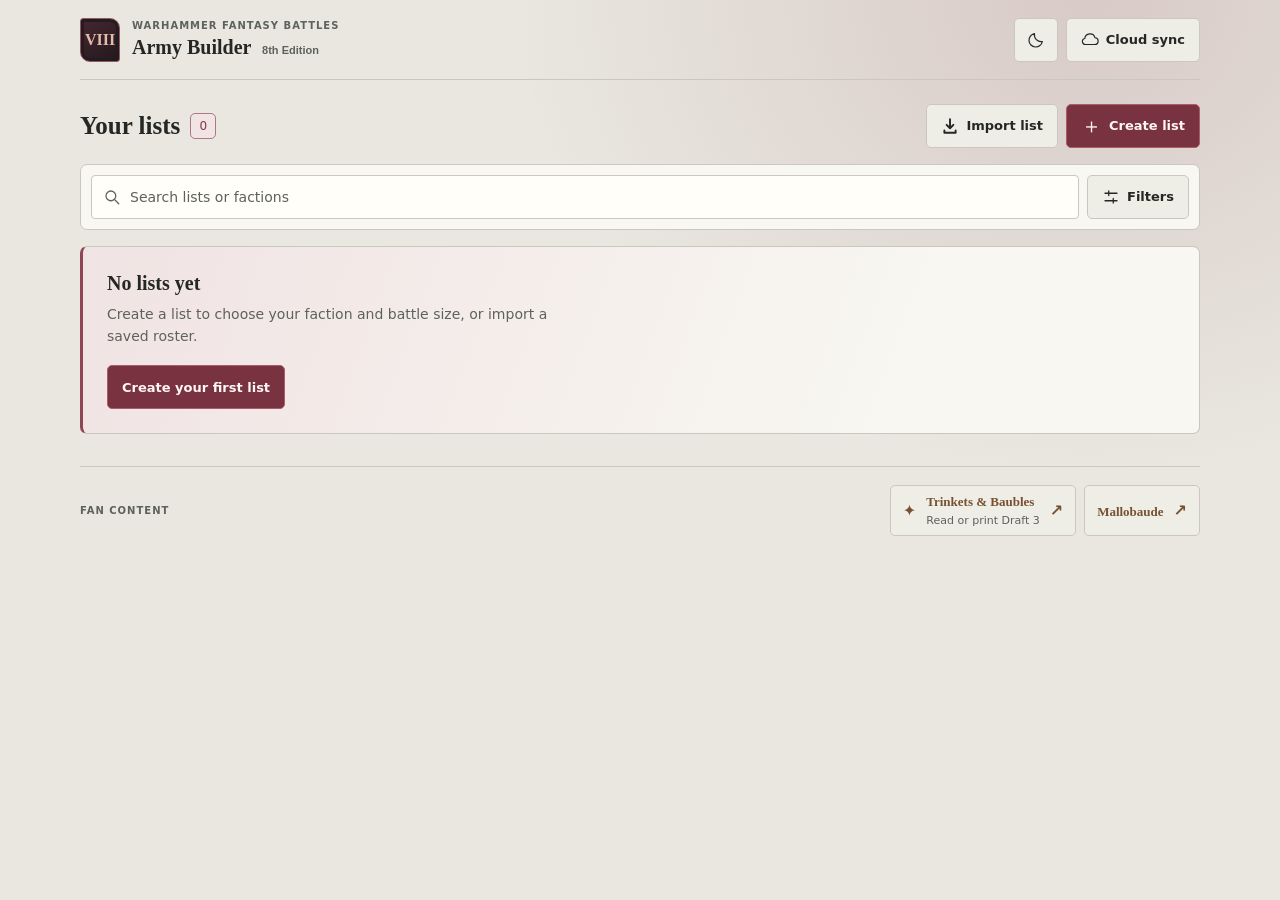
<file: index.html>
<!doctype html>
<html lang="en">
  <head>
    <meta charset="UTF-8" />
    <meta name="viewport" content="width=device-width, initial-scale=1.0" />
    <meta name="theme-color" content="#171a1d" />
    <meta
      name="description"
      content="A local-first roster builder for Warhammer Fantasy Battles 8th Edition."
    />
    <title>WHFB 8th Edition Army Builder</title>
    <script type="module" crossorigin src="/assets/index-Dpam6V0l.js"></script>
    <link rel="stylesheet" crossorigin href="/assets/index-C-564Yki.css">
  </head>
  <body>
    <div id="app"></div>
  </body>
</html>
</file>
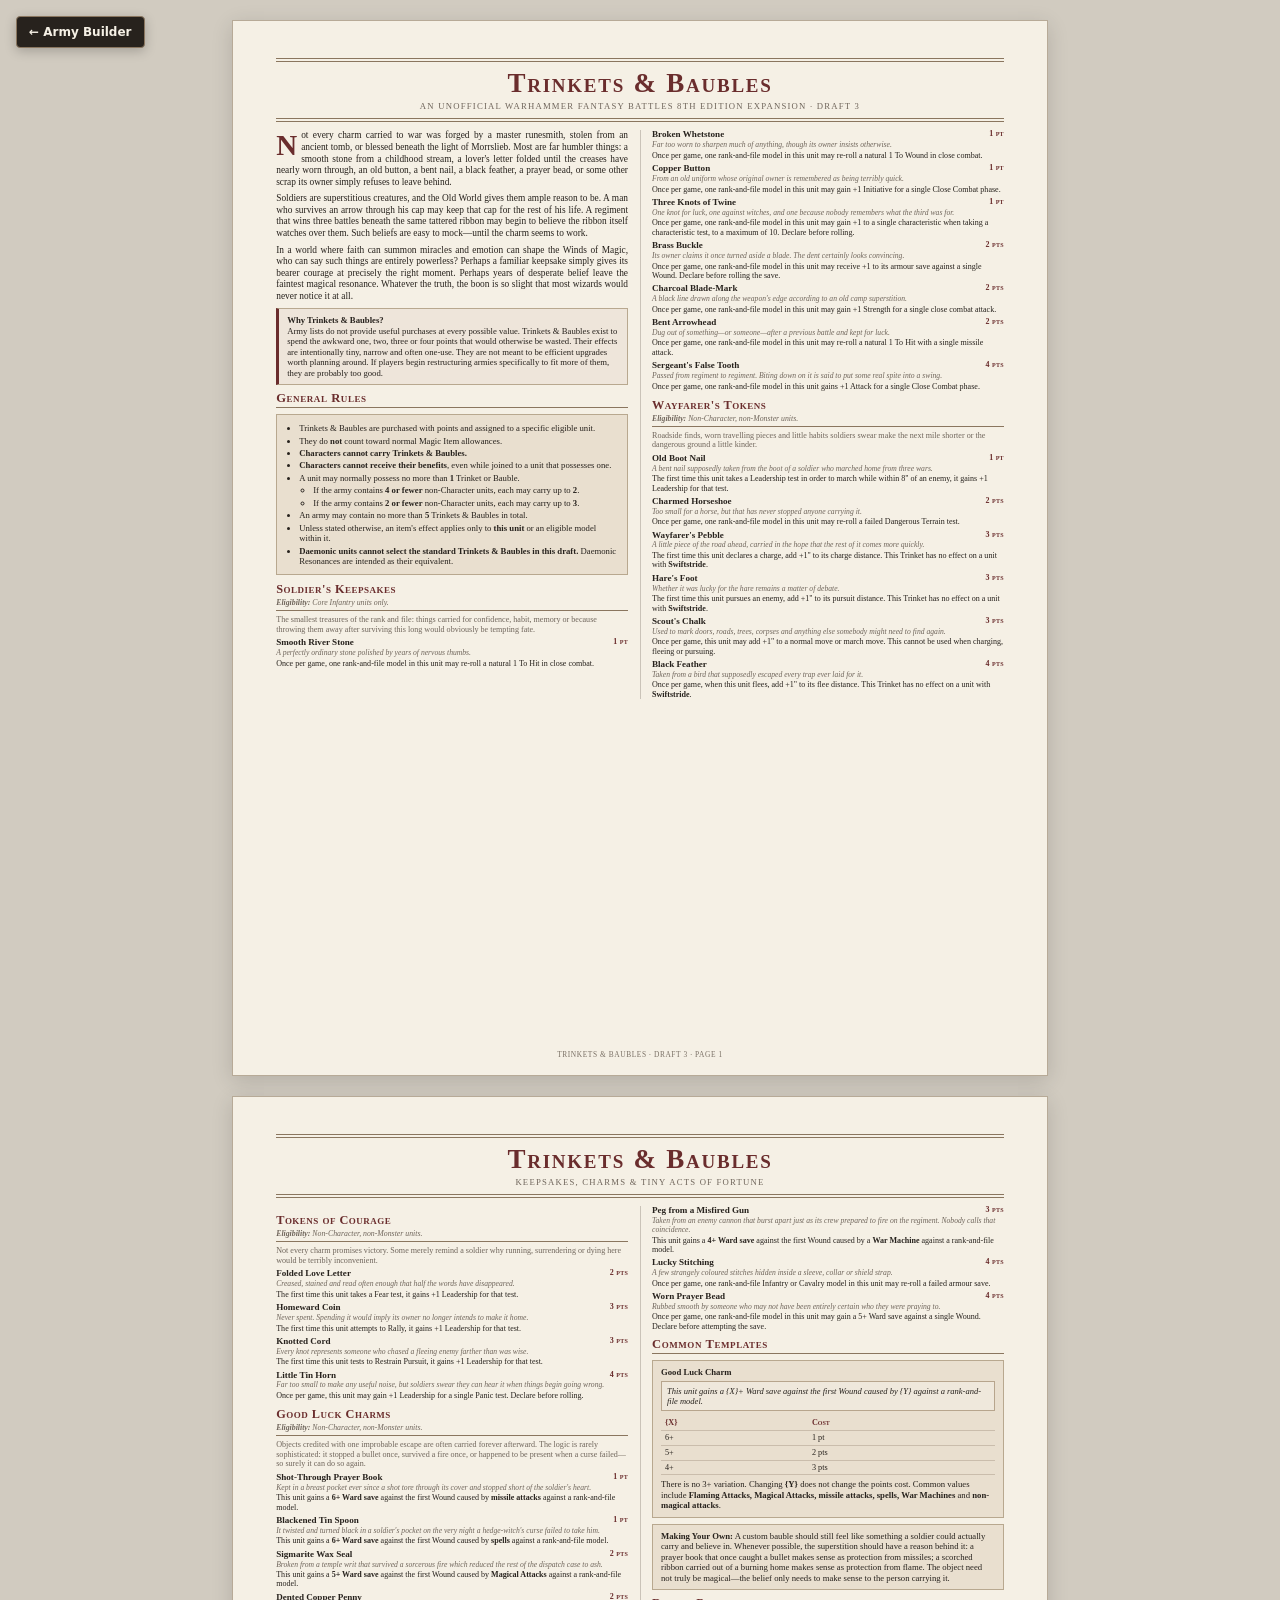
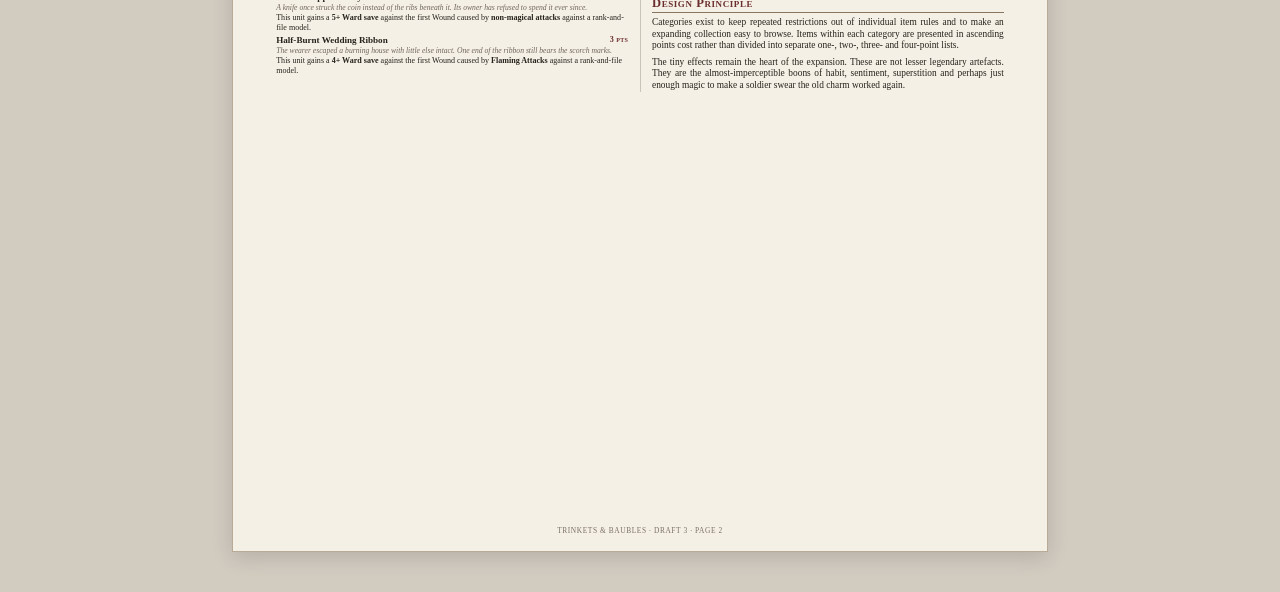
<file: trinkets-and-baubles/index.html>
<!DOCTYPE html>
<html lang="en">
<head>
<meta charset="utf-8">
<meta name="viewport" content="width=device-width, initial-scale=1">
<title>Trinkets &amp; Baubles — Draft 3</title>
<style>
:root{--ink:#27221d;--muted:#6f655b;--rule:#8a765f;--paper:#f5f0e5;--panel:#e9dfcf;--accent:#6a2d2d}
*{box-sizing:border-box} html,body{margin:0;padding:0;background:#d1cbc0;color:var(--ink);font-family:Georgia,"Times New Roman",serif} body{padding:20px}
.builder-return{position:fixed;z-index:10;top:16px;left:16px;padding:9px 12px;color:#f5f0e5;background:#27221d;border:1px solid #8a765f;border-radius:4px;font:700 12px/1 ui-sans-serif,system-ui,sans-serif;text-decoration:none;box-shadow:0 3px 12px rgba(0,0,0,.22)}.builder-return:hover,.builder-return:focus-visible{background:#6a2d2d;outline:2px solid #f5f0e5;outline-offset:2px}
.sheet{width:8.5in;min-height:11in;margin:0 auto 20px;padding:.39in .45in;background:var(--paper);border:1px solid #b7aa97;box-shadow:0 5px 20px rgba(0,0,0,.14);position:relative}
header{text-align:center;border-top:4px double var(--rule);border-bottom:4px double var(--rule);padding:8px 6px 7px;margin-bottom:8px}
h1{margin:0;color:var(--accent);font-size:27px;line-height:1;font-variant:small-caps;letter-spacing:.065em}.subtitle{margin-top:4px;color:var(--muted);font-size:8.7px;text-transform:uppercase;letter-spacing:.14em}
.columns{column-count:2;column-gap:.25in;column-rule:1px solid rgba(70,55,42,.24)} p{margin:0 0 5px}.lede{font-size:9.4px;line-height:1.23;text-align:justify}.lede.first::first-letter{float:left;font-size:29px;line-height:22px;padding:4px 4px 0 0;color:var(--accent);font-weight:bold}
h2{break-after:avoid;margin:7px 0 4px;padding-bottom:2px;border-bottom:1px solid var(--rule);color:var(--accent);font-size:12.6px;line-height:1.05;font-variant:small-caps;letter-spacing:.045em}
.purpose,.rules,.template,.aside{break-inside:avoid;margin:6px 0;padding:6px 8px;border:1px solid #b8a88f;background:var(--panel);font-size:8.7px;line-height:1.2}.purpose{border-left:3px solid var(--accent);background:rgba(106,45,45,.055)}
.rules ul{margin:2px 0 2px 14px;padding:0}.rules li{margin:0 0 2px}.rules li ul{margin-top:2px;margin-bottom:0}.category{margin:0 0 7px}.category-head{break-after:avoid;margin:7px 0 4px;padding-bottom:2px;border-bottom:1px solid var(--rule)}
.category-title{color:var(--accent);font-size:12.3px;font-weight:bold;font-variant:small-caps;letter-spacing:.04em}.eligibility{margin-top:2px;color:var(--muted);font-size:7.8px;line-height:1.15;font-style:italic}.category-fluff{margin:0 0 4px;font-size:8.1px;line-height:1.17;color:var(--muted)}
.item{break-inside:avoid;page-break-inside:avoid;margin:0 0 4px}.item-name{margin:0;font-size:9.1px;line-height:1.08;font-weight:bold}.cost{float:right;color:var(--accent);font-size:8px;font-weight:bold;font-variant:small-caps;letter-spacing:.03em;padding-left:6px}.fluff{margin:1px 0;color:var(--muted);font-size:7.65px;line-height:1.13;font-style:italic}.ruletext{margin:0;font-size:8.05px;line-height:1.16}
.template code{display:block;white-space:normal;margin:3px 0 5px;padding:4px 5px;border:1px solid #b7a58d;background:rgba(255,255,255,.26);color:var(--ink);font-family:Georgia,"Times New Roman",serif;font-size:8.5px;font-style:italic}.mini-table{width:100%;border-collapse:collapse;margin:3px 0 4px;font-size:8.2px}.mini-table td,.mini-table th{border-bottom:1px solid rgba(110,90,70,.25);padding:2px 4px;text-align:left}.mini-table th{color:var(--accent);font-variant:small-caps}
.folio{position:absolute;left:.45in;right:.45in;bottom:.17in;text-align:center;color:#7a7065;font-size:7.4px;letter-spacing:.08em;text-transform:uppercase} strong{font-weight:bold}@page{size:Letter;margin:0}
@media print{html,body{background:#fff;padding:0}.builder-return{display:none}.sheet{margin:0;border:0;box-shadow:none;page-break-after:always;break-after:page}.sheet:last-child{page-break-after:auto;break-after:auto}}
@media screen and (max-width:900px){body{padding:0}.builder-return{position:sticky;display:block;top:0;left:0;padding:12px 16px;border-width:0 0 1px;border-radius:0;box-shadow:none}.sheet{width:100%;min-height:auto;margin:0;padding:20px;border:0;box-shadow:none}.columns{column-count:1}.folio{display:none}}
</style></head><body>
<a class="builder-return" href="../">← Army Builder</a>
<section class="sheet"><header><h1>Trinkets &amp; Baubles</h1><div class="subtitle">An Unofficial Warhammer Fantasy Battles 8th Edition Expansion · Draft 3</div></header><div class="columns">
<p class="lede first">Not every charm carried to war was forged by a master runesmith, stolen from an ancient tomb, or blessed beneath the light of Morrslieb. Most are far humbler things: a smooth stone from a childhood stream, a lover's letter folded until the creases have nearly worn through, an old button, a bent nail, a black feather, a prayer bead, or some other scrap its owner simply refuses to leave behind.</p>
<p class="lede">Soldiers are superstitious creatures, and the Old World gives them ample reason to be. A man who survives an arrow through his cap may keep that cap for the rest of his life. A regiment that wins three battles beneath the same tattered ribbon may begin to believe the ribbon itself watches over them. Such beliefs are easy to mock—until the charm seems to work.</p>
<p class="lede">In a world where faith can summon miracles and emotion can shape the Winds of Magic, who can say such things are entirely powerless? Perhaps a familiar keepsake simply gives its bearer courage at precisely the right moment. Perhaps years of desperate belief leave the faintest magical resonance. Whatever the truth, the boon is so slight that most wizards would never notice it at all.</p>
<div class="purpose"><strong>Why Trinkets &amp; Baubles?</strong><br>Army lists do not provide useful purchases at every possible value. Trinkets &amp; Baubles exist to spend the awkward one, two, three or four points that would otherwise be wasted. Their effects are intentionally tiny, narrow and often one-use. They are not meant to be efficient upgrades worth planning around. If players begin restructuring armies specifically to fit more of them, they are probably too good.</div>
<h2>General Rules</h2><div class="rules"><ul><li>Trinkets &amp; Baubles are purchased with points and assigned to a specific eligible unit.</li><li>They do <strong>not</strong> count toward normal Magic Item allowances.</li><li><strong>Characters cannot carry Trinkets &amp; Baubles.</strong></li><li><strong>Characters cannot receive their benefits</strong>, even while joined to a unit that possesses one.</li><li>A unit may normally possess no more than <strong>1</strong> Trinket or Bauble.<ul><li>If the army contains <strong>4 or fewer</strong> non-Character units, each may carry up to <strong>2</strong>.</li><li>If the army contains <strong>2 or fewer</strong> non-Character units, each may carry up to <strong>3</strong>.</li></ul></li><li>An army may contain no more than <strong>5</strong> Trinkets &amp; Baubles in total.</li><li>Unless stated otherwise, an item's effect applies only to <strong>this unit</strong> or an eligible model within it.</li><li><strong>Daemonic units cannot select the standard Trinkets &amp; Baubles in this draft.</strong> Daemonic Resonances are intended as their equivalent.</li></ul></div>
<div class="category"><div class="category-head"><div class="category-title">Soldier's Keepsakes</div><div class="eligibility"><strong>Eligibility:</strong> Core Infantry units only.</div></div><p class="category-fluff">The smallest treasures of the rank and file: things carried for confidence, habit, memory or because throwing them away after surviving this long would obviously be tempting fate.</p>
<div class="item"><p class="item-name">Smooth River Stone <span class="cost">1 pt</span></p><p class="fluff">A perfectly ordinary stone polished by years of nervous thumbs.</p><p class="ruletext">Once per game, one rank-and-file model in this unit may re-roll a natural 1 To Hit in close combat.</p></div>
<div class="item"><p class="item-name">Broken Whetstone <span class="cost">1 pt</span></p><p class="fluff">Far too worn to sharpen much of anything, though its owner insists otherwise.</p><p class="ruletext">Once per game, one rank-and-file model in this unit may re-roll a natural 1 To Wound in close combat.</p></div>
<div class="item"><p class="item-name">Copper Button <span class="cost">1 pt</span></p><p class="fluff">From an old uniform whose original owner is remembered as being terribly quick.</p><p class="ruletext">Once per game, one rank-and-file model in this unit may gain +1 Initiative for a single Close Combat phase.</p></div>
<div class="item"><p class="item-name">Three Knots of Twine <span class="cost">1 pt</span></p><p class="fluff">One knot for luck, one against witches, and one because nobody remembers what the third was for.</p><p class="ruletext">Once per game, one rank-and-file model in this unit may gain +1 to a single characteristic when taking a characteristic test, to a maximum of 10. Declare before rolling.</p></div>
<div class="item"><p class="item-name">Brass Buckle <span class="cost">2 pts</span></p><p class="fluff">Its owner claims it once turned aside a blade. The dent certainly looks convincing.</p><p class="ruletext">Once per game, one rank-and-file model in this unit may receive +1 to its armour save against a single Wound. Declare before rolling the save.</p></div>
<div class="item"><p class="item-name">Charcoal Blade-Mark <span class="cost">2 pts</span></p><p class="fluff">A black line drawn along the weapon's edge according to an old camp superstition.</p><p class="ruletext">Once per game, one rank-and-file model in this unit may gain +1 Strength for a single close combat attack.</p></div>
<div class="item"><p class="item-name">Bent Arrowhead <span class="cost">2 pts</span></p><p class="fluff">Dug out of something—or someone—after a previous battle and kept for luck.</p><p class="ruletext">Once per game, one rank-and-file model in this unit may re-roll a natural 1 To Hit with a single missile attack.</p></div>
<div class="item"><p class="item-name">Sergeant's False Tooth <span class="cost">4 pts</span></p><p class="fluff">Passed from regiment to regiment. Biting down on it is said to put some real spite into a swing.</p><p class="ruletext">Once per game, one rank-and-file model in this unit gains +1 Attack for a single Close Combat phase.</p></div></div>
<div class="category"><div class="category-head"><div class="category-title">Wayfarer's Tokens</div><div class="eligibility"><strong>Eligibility:</strong> Non-Character, non-Monster units.</div></div><p class="category-fluff">Roadside finds, worn travelling pieces and little habits soldiers swear make the next mile shorter or the dangerous ground a little kinder.</p>
<div class="item"><p class="item-name">Old Boot Nail <span class="cost">1 pt</span></p><p class="fluff">A bent nail supposedly taken from the boot of a soldier who marched home from three wars.</p><p class="ruletext">The first time this unit takes a Leadership test in order to march while within 8&quot; of an enemy, it gains +1 Leadership for that test.</p></div>
<div class="item"><p class="item-name">Charmed Horseshoe <span class="cost">2 pts</span></p><p class="fluff">Too small for a horse, but that has never stopped anyone carrying it.</p><p class="ruletext">Once per game, one rank-and-file model in this unit may re-roll a failed Dangerous Terrain test.</p></div>
<div class="item"><p class="item-name">Wayfarer's Pebble <span class="cost">3 pts</span></p><p class="fluff">A little piece of the road ahead, carried in the hope that the rest of it comes more quickly.</p><p class="ruletext">The first time this unit declares a charge, add +1&quot; to its charge distance. This Trinket has no effect on a unit with <strong>Swiftstride</strong>.</p></div>
<div class="item"><p class="item-name">Hare's Foot <span class="cost">3 pts</span></p><p class="fluff">Whether it was lucky for the hare remains a matter of debate.</p><p class="ruletext">The first time this unit pursues an enemy, add +1&quot; to its pursuit distance. This Trinket has no effect on a unit with <strong>Swiftstride</strong>.</p></div>
<div class="item"><p class="item-name">Scout's Chalk <span class="cost">3 pts</span></p><p class="fluff">Used to mark doors, roads, trees, corpses and anything else somebody might need to find again.</p><p class="ruletext">Once per game, this unit may add +1&quot; to a normal move or march move. This cannot be used when charging, fleeing or pursuing.</p></div>
<div class="item"><p class="item-name">Black Feather <span class="cost">4 pts</span></p><p class="fluff">Taken from a bird that supposedly escaped every trap ever laid for it.</p><p class="ruletext">Once per game, when this unit flees, add +1&quot; to its flee distance. This Trinket has no effect on a unit with <strong>Swiftstride</strong>.</p></div></div>
</div><div class="folio">Trinkets &amp; Baubles · Draft 3 · Page 1</div></section>
<section class="sheet"><header><h1>Trinkets &amp; Baubles</h1><div class="subtitle">Keepsakes, Charms &amp; Tiny Acts of Fortune</div></header><div class="columns">
<div class="category"><div class="category-head"><div class="category-title">Tokens of Courage</div><div class="eligibility"><strong>Eligibility:</strong> Non-Character, non-Monster units.</div></div><p class="category-fluff">Not every charm promises victory. Some merely remind a soldier why running, surrendering or dying here would be terribly inconvenient.</p>
<div class="item"><p class="item-name">Folded Love Letter <span class="cost">2 pts</span></p><p class="fluff">Creased, stained and read often enough that half the words have disappeared.</p><p class="ruletext">The first time this unit takes a Fear test, it gains +1 Leadership for that test.</p></div>
<div class="item"><p class="item-name">Homeward Coin <span class="cost">3 pts</span></p><p class="fluff">Never spent. Spending it would imply its owner no longer intends to make it home.</p><p class="ruletext">The first time this unit attempts to Rally, it gains +1 Leadership for that test.</p></div>
<div class="item"><p class="item-name">Knotted Cord <span class="cost">3 pts</span></p><p class="fluff">Every knot represents someone who chased a fleeing enemy farther than was wise.</p><p class="ruletext">The first time this unit tests to Restrain Pursuit, it gains +1 Leadership for that test.</p></div>
<div class="item"><p class="item-name">Little Tin Horn <span class="cost">4 pts</span></p><p class="fluff">Far too small to make any useful noise, but soldiers swear they can hear it when things begin going wrong.</p><p class="ruletext">Once per game, this unit may gain +1 Leadership for a single Panic test. Declare before rolling.</p></div></div>
<div class="category"><div class="category-head"><div class="category-title">Good Luck Charms</div><div class="eligibility"><strong>Eligibility:</strong> Non-Character, non-Monster units.</div></div><p class="category-fluff">Objects credited with one improbable escape are often carried forever afterward. The logic is rarely sophisticated: it stopped a bullet once, survived a fire once, or happened to be present when a curse failed—so surely it can do so again.</p>
<div class="item"><p class="item-name">Shot-Through Prayer Book <span class="cost">1 pt</span></p><p class="fluff">Kept in a breast pocket ever since a shot tore through its cover and stopped short of the soldier's heart.</p><p class="ruletext">This unit gains a <strong>6+ Ward save</strong> against the first Wound caused by <strong>missile attacks</strong> against a rank-and-file model.</p></div>
<div class="item"><p class="item-name">Blackened Tin Spoon <span class="cost">1 pt</span></p><p class="fluff">It twisted and turned black in a soldier's pocket on the very night a hedge-witch's curse failed to take him.</p><p class="ruletext">This unit gains a <strong>6+ Ward save</strong> against the first Wound caused by <strong>spells</strong> against a rank-and-file model.</p></div>
<div class="item"><p class="item-name">Sigmarite Wax Seal <span class="cost">2 pts</span></p><p class="fluff">Broken from a temple writ that survived a sorcerous fire which reduced the rest of the dispatch case to ash.</p><p class="ruletext">This unit gains a <strong>5+ Ward save</strong> against the first Wound caused by <strong>Magical Attacks</strong> against a rank-and-file model.</p></div>
<div class="item"><p class="item-name">Dented Copper Penny <span class="cost">2 pts</span></p><p class="fluff">A knife once struck the coin instead of the ribs beneath it. Its owner has refused to spend it ever since.</p><p class="ruletext">This unit gains a <strong>5+ Ward save</strong> against the first Wound caused by <strong>non-magical attacks</strong> against a rank-and-file model.</p></div>
<div class="item"><p class="item-name">Half-Burnt Wedding Ribbon <span class="cost">3 pts</span></p><p class="fluff">The wearer escaped a burning house with little else intact. One end of the ribbon still bears the scorch marks.</p><p class="ruletext">This unit gains a <strong>4+ Ward save</strong> against the first Wound caused by <strong>Flaming Attacks</strong> against a rank-and-file model.</p></div>
<div class="item"><p class="item-name">Peg from a Misfired Gun <span class="cost">3 pts</span></p><p class="fluff">Taken from an enemy cannon that burst apart just as its crew prepared to fire on the regiment. Nobody calls that coincidence.</p><p class="ruletext">This unit gains a <strong>4+ Ward save</strong> against the first Wound caused by a <strong>War Machine</strong> against a rank-and-file model.</p></div>
<div class="item"><p class="item-name">Lucky Stitching <span class="cost">4 pts</span></p><p class="fluff">A few strangely coloured stitches hidden inside a sleeve, collar or shield strap.</p><p class="ruletext">Once per game, one rank-and-file Infantry or Cavalry model in this unit may re-roll a failed armour save.</p></div>
<div class="item"><p class="item-name">Worn Prayer Bead <span class="cost">4 pts</span></p><p class="fluff">Rubbed smooth by someone who may not have been entirely certain who they were praying to.</p><p class="ruletext">Once per game, one rank-and-file model in this unit may gain a 5+ Ward save against a single Wound. Declare before attempting the save.</p></div></div>
<h2>Common Templates</h2><div class="template"><strong>Good Luck Charm</strong><code>This unit gains a {X}+ Ward save against the first Wound caused by {Y} against a rank-and-file model.</code><table class="mini-table"><tr><th>{X}</th><th>Cost</th></tr><tr><td>6+</td><td>1 pt</td></tr><tr><td>5+</td><td>2 pts</td></tr><tr><td>4+</td><td>3 pts</td></tr></table>There is no 3+ variation. Changing <strong>{Y}</strong> does not change the points cost. Common values include <strong>Flaming Attacks, Magical Attacks, missile attacks, spells, War Machines</strong> and <strong>non-magical attacks</strong>.</div>
<div class="aside"><strong>Making Your Own:</strong> A custom bauble should still feel like something a soldier could actually carry and believe in. Whenever possible, the superstition should have a reason behind it: a prayer book that once caught a bullet makes sense as protection from missiles; a scorched ribbon carried out of a burning home makes sense as protection from flame. The object need not truly be magical—the belief only needs to make sense to the person carrying it.</div>
<h2>Design Principle</h2><p class="lede">Categories exist to keep repeated restrictions out of individual item rules and to make an expanding collection easy to browse. Items within each category are presented in ascending points cost rather than divided into separate one-, two-, three- and four-point lists.</p><p class="lede">The tiny effects remain the heart of the expansion. These are not lesser legendary artefacts. They are the almost-imperceptible boons of habit, sentiment, superstition and perhaps just enough magic to make a soldier swear the old charm worked again.</p>
</div><div class="folio">Trinkets &amp; Baubles · Draft 3 · Page 2</div></section></body></html>
</file>
<file: assets/index-C-564Yki.css>
.reference-rule-link{display:inline;padding:0;border:0;color:var(--rust-dark);background:transparent;font:inherit;text-align:inherit;text-decoration:underline;text-underline-offset:.15em}.reference-rule-link:hover{color:var(--rust)}.reference-entry{min-width:0}.reference-entry__summary{display:grid;width:100%;min-width:0;grid-template-columns:minmax(0,max-content) minmax(0,1fr) max-content;align-items:baseline;gap:.55rem;padding:.38rem .5rem;border:1px solid color-mix(in srgb,var(--line) 75%,transparent);border-radius:.45rem;color:var(--ink);background:color-mix(in srgb,var(--paper-raised) 86%,transparent);text-align:left;box-shadow:none}.reference-entry__summary:hover,.reference-entry__summary:focus-visible{border-color:color-mix(in srgb,var(--rust) 58%,var(--line));background:color-mix(in srgb,var(--rust) 6%,var(--paper-raised))}.reference-entry__summary strong{overflow:hidden;color:var(--ink);font-size:.76rem;text-overflow:ellipsis;white-space:nowrap}.reference-entry__summary span{overflow:hidden;color:var(--muted);font-size:.72rem;line-height:1.35;text-overflow:ellipsis;white-space:nowrap}.reference-entry__summary em{color:var(--accent-text, var(--rust));font-size:.68rem;font-style:normal;font-weight:800}.reference-dialog-backdrop{position:fixed;z-index:1800;top:0;right:0;bottom:0;left:0;display:grid;padding:1rem;place-items:center;background:#14120fb8;-webkit-backdrop-filter:blur(4px);backdrop-filter:blur(4px)}.reference-dialog{display:flex;flex-direction:column;width:min(720px,100%);max-height:min(760px,calc(100dvh - 2rem));overflow:hidden;border:1px solid var(--line-strong);border-radius:.9rem;color:var(--ink);background:var(--paper);box-shadow:0 24px 70px #00000057}.reference-dialog>header{display:flex;flex:0 0 auto;align-items:flex-start;justify-content:space-between;gap:1rem;padding:1rem 1.1rem;border-bottom:1px solid var(--line);background:color-mix(in srgb,var(--rust) 8%,var(--paper-raised))}.reference-dialog h2,.reference-dialog p{margin:0}.reference-dialog h2{margin-top:.15rem;font-size:1.35rem}.reference-dialog header small{color:var(--muted)}.reference-dialog header>button{flex:0 0 auto;width:2rem;height:2rem;padding:0;border:0;color:var(--muted);background:transparent;font-size:1.75rem;line-height:1}.reference-dialog__body{display:grid;gap:.85rem;min-height:0;overflow-y:auto;overscroll-behavior:contain;padding:1.1rem;padding-bottom:max(1.1rem,env(safe-area-inset-bottom))}.reference-back{padding:.3rem 0;border:0;color:var(--rust-dark);background:transparent;font-size:.78rem;text-align:left}.reference-dialog__body>p{font-family:Georgia,Times New Roman,serif;font-size:.96rem;line-height:1.65}.reference-profile-wrap{overflow-x:auto}.reference-profile-wrap table{width:100%;border-collapse:collapse;font-size:.78rem}.reference-profile-wrap th,.reference-profile-wrap td{padding:.5rem;border:1px solid var(--line);text-align:left}.reference-profile-wrap thead{background:var(--paper-raised)}@media(max-width:620px){.reference-entry__summary{grid-template-columns:minmax(0,.85fr) minmax(0,1.15fr) max-content}.reference-dialog-backdrop{align-items:end;padding:0}.reference-dialog{width:100%;max-height:90dvh;border-radius:.9rem .9rem 0 0}}.equipment-reference[data-v-cbb7b77b]{display:grid;gap:.4rem}.equipment-reference__missing[data-v-cbb7b77b]{padding:.38rem .5rem;border:1px solid var(--line);border-radius:.45rem;color:var(--muted);font-size:.74rem;background:color-mix(in srgb,var(--paper-raised) 88%,transparent)}.special-rule-reference[data-v-a597575a]{display:grid;gap:.65rem}.special-rule-card[data-v-a597575a]{display:flex;align-items:baseline;gap:.55rem;padding:.38rem .5rem;border:1px solid var(--line);border-radius:.45rem;background:color-mix(in srgb,var(--paper-raised) 88%,transparent)}.special-rule-card strong[data-v-a597575a]{color:var(--ink);font-size:.76rem}.special-rule-card span[data-v-a597575a]{color:var(--muted);font-size:.72rem}.special-rule-card--missing[data-v-a597575a]{border-color:color-mix(in srgb,var(--rust) 55%,var(--line))}.battle-mode[data-v-272ee18a]{flex:1;min-height:0;overflow-y:auto;color:var(--text-primary, #272a27);background:linear-gradient(var(--workspace-glaze, rgba(236, 235, 229, .96)),var(--workspace-glaze, rgba(236, 235, 229, .96))),repeating-linear-gradient(45deg,var(--surface-muted, #d5d3cc) 0,var(--surface-muted, #d5d3cc) 1px,transparent 1px,transparent 8px)}.battle-toolbar[data-v-272ee18a]{position:sticky;z-index:3;top:0;display:grid;min-height:86px;padding:14px clamp(18px,3vw,42px);align-items:center;grid-template-columns:minmax(250px,.7fr) minmax(430px,1.35fr) auto;gap:28px;background:var(--workspace-glaze, rgba(247, 246, 241, .97));border-bottom:1px solid var(--border-color, #c6c3bb);box-shadow:0 5px 16px #21242214;-webkit-backdrop-filter:blur(8px);backdrop-filter:blur(8px)}.battle-toolbar h2[data-v-272ee18a]{margin:0;font-family:Arial Narrow,Inter,sans-serif;font-size:22px;letter-spacing:-.04em}.battle-toolbar>div:first-child>p[data-v-272ee18a]:last-child{margin:4px 0 0;color:var(--text-muted, #797c76);font-size:9px;line-height:1.4}.battle-sequence[data-v-272ee18a]{display:flex;align-items:center;gap:14px}.round-stepper[data-v-272ee18a]{display:grid;overflow:hidden;height:42px;flex:0 0 auto;align-items:center;grid-template-columns:auto 30px 35px 30px;background:var(--surface-muted, #ebe8e1);border:1px solid var(--border-color, #d2cfc7);border-radius:5px}.round-stepper>span[data-v-272ee18a]{padding-inline:11px;color:var(--text-muted, #777a74);font-size:9px;font-weight:700;text-transform:uppercase}.round-stepper button[data-v-272ee18a],.wound-total button[data-v-272ee18a],.battle-card-tracker button[data-v-272ee18a]{height:100%;color:var(--text-secondary, #555954);font-weight:800;background:transparent;border:0}.round-stepper button[data-v-272ee18a]:hover:not(:disabled),.wound-total button[data-v-272ee18a]:hover:not(:disabled),.battle-card-tracker button[data-v-272ee18a]:hover:not(:disabled){color:#fff;background:#a94f33}.round-stepper button[data-v-272ee18a]:disabled,.wound-total button[data-v-272ee18a]:disabled,.battle-card-tracker button[data-v-272ee18a]:disabled{cursor:not-allowed;opacity:.3}.round-stepper strong[data-v-272ee18a]{text-align:center}.phase-selector[data-v-272ee18a]{display:grid;min-width:0;grid-template-columns:repeat(4,minmax(76px,1fr));gap:3px}.phase-selector button[data-v-272ee18a]{min-height:34px;padding:6px 8px;color:var(--text-secondary, #73766f);font-size:8px;font-weight:700;background:var(--surface-muted, #ebe8e1);border:1px solid var(--border-color, #d5d2ca);border-radius:4px}.phase-selector button.active[data-v-272ee18a]{color:#fff;background:#275f65;border-color:#1d4c51}.battle-actions[data-v-272ee18a]{display:flex;justify-content:flex-end;gap:7px}.battle-actions button[data-v-272ee18a]{min-height:36px;padding:8px 11px;font-size:9px;font-weight:700;border-radius:4px}.battle-reset[data-v-272ee18a]{color:var(--text-muted, #777a74);background:transparent;border:1px solid var(--border-color, #c7c4bc)}.battle-print[data-v-272ee18a]{color:var(--link-text, #29565b);background:var(--surface, #edf3f1);border:1px solid var(--border-strong, #9db7b5)}.battle-edit[data-v-272ee18a]{color:#fff;background:#a94f33;border:1px solid #a94f33}.battle-overview[data-v-272ee18a]{display:grid;width:min(1180px,calc(100% - 36px));margin:24px auto 18px;grid-template-columns:repeat(4,minmax(0,1fr));background:var(--surface-raised, #fffef9);border:1px solid var(--border-color, #d1cec6);border-radius:6px;box-shadow:0 4px 12px #2326240d}.battle-overview>div[data-v-272ee18a]{display:flex;min-width:0;padding:13px 16px;flex-direction:column;gap:3px}.battle-overview>div+div[data-v-272ee18a]{border-left:1px solid var(--border-color, #dfdcd4)}.battle-overview span[data-v-272ee18a]{color:var(--text-muted, #8b8e87);font-size:8px;font-weight:700;letter-spacing:.08em;text-transform:uppercase}.battle-overview strong[data-v-272ee18a]{overflow:hidden;color:var(--text-primary, #343733);font-size:13px;text-overflow:ellipsis;white-space:nowrap}.battle-army-rule-list[data-v-272ee18a]{width:min(1180px,calc(100% - 36px));margin:0 auto 18px}.battle-army-rules[data-v-272ee18a]{width:100%;margin:0;padding:11px 14px;background:var(--surface-raised, #fffef9);border:1px solid var(--border-color, #d1cec6);border-radius:6px}.battle-army-rules+.battle-army-rules[data-v-272ee18a]{margin-top:8px}.battle-army-rules summary[data-v-272ee18a]{display:flex;align-items:baseline;justify-content:space-between;gap:16px;color:var(--text-primary, #343733);cursor:pointer}.battle-army-rules summary strong[data-v-272ee18a]{font-size:11px}.battle-army-rules summary span[data-v-272ee18a]{color:var(--accent-text, #a14e34);font-size:9px;font-weight:700}.battle-army-rules .special-rule-reference[data-v-272ee18a]{margin-top:10px}.battle-groups[data-v-272ee18a]{display:grid;width:min(1180px,calc(100% - 36px));margin:0 auto;padding-bottom:46px;gap:16px}.battle-group[data-v-272ee18a]{overflow:hidden;background:var(--workspace-glaze, rgba(255, 254, 249, .7));border:1px solid var(--border-color, #c8c5bd);border-radius:7px;box-shadow:0 5px 15px #2326240e}.battle-group>header[data-v-272ee18a]{display:flex;min-height:58px;padding:10px 16px;color:#fff;align-items:center;justify-content:space-between;gap:18px;background:#275f65}.battle-group[data-category=special]>header[data-v-272ee18a]{background:#536a70}.battle-group[data-category=rare]>header[data-v-272ee18a]{background:#6b536b}.battle-group[data-category=heroes]>header[data-v-272ee18a]{background:#6d503e}.battle-group[data-category=lords]>header[data-v-272ee18a]{background:#4e475f}.battle-group>header .eyebrow[data-v-272ee18a]{color:#ffffff9e}.battle-group>header h3[data-v-272ee18a]{margin:0;font-family:Arial Narrow,Inter,sans-serif;font-size:18px}.battle-group>header>span[data-v-272ee18a]{color:#ffffffbd;font-size:9px;font-weight:700;text-transform:uppercase}.battle-unit-grid[data-v-272ee18a]{display:grid;padding:12px;grid-template-columns:repeat(auto-fit,minmax(min(420px,100%),1fr));gap:10px}.battle-unit-card[data-v-272ee18a]{display:grid;min-width:0;overflow:hidden;grid-template-rows:1fr auto;background:var(--surface-raised, #fffef9);border:1px solid var(--border-color, #d8d5cd);border-radius:5px;transition:border-color .14s ease,box-shadow .14s ease,transform .14s ease}.battle-unit-card[data-v-272ee18a]:hover{border-color:var(--border-strong, #a99a90);box-shadow:0 7px 18px #352b261a;transform:translateY(-1px)}.battle-unit-open[data-v-272ee18a]{display:flex;min-width:0;padding:14px;color:inherit;text-align:left;flex-direction:column;background:transparent;border:0}.battle-unit-role[data-v-272ee18a]{color:var(--accent-text, #a44c30);font-size:8px;font-weight:700;letter-spacing:.08em;text-transform:uppercase}.battle-unit-title[data-v-272ee18a]{display:flex;margin-top:4px;align-items:baseline;justify-content:space-between;gap:12px}.battle-unit-title strong[data-v-272ee18a]{color:var(--text-primary, #292c29);font-family:Arial Narrow,Inter,sans-serif;font-size:17px}.battle-unit-title b[data-v-272ee18a]{color:var(--success-text, #3c6c54);font-size:11px;white-space:nowrap}.battle-unit-meta[data-v-272ee18a]{margin-top:3px;color:var(--text-muted, #858881);font-size:9px}.battle-unit-choices[data-v-272ee18a],.battle-status-list[data-v-272ee18a]{display:flex;margin-top:10px;flex-wrap:wrap;gap:4px}.battle-unit-choices>span[data-v-272ee18a],.battle-status-list>span[data-v-272ee18a]{padding:4px 6px;color:var(--text-secondary, #655c55);font-size:8px;font-weight:600;background:var(--surface-muted, #efebe4);border-radius:3px}.battle-unit-choices.empty[data-v-272ee18a]{color:var(--text-muted, #9a9c97);font-size:8px;font-style:italic}.battle-status-list>span[data-v-272ee18a]{color:var(--accent-text, #7c422f);background:var(--accent-surface, #f2ddd3);border:1px solid var(--border-color, #deb8a7)}.battle-reference-link[data-v-272ee18a]{margin-top:auto;padding-top:13px;color:var(--link-text, #40686a);font-size:8px;font-weight:700;letter-spacing:.04em;text-transform:uppercase}.battle-reference-link b[data-v-272ee18a]{margin-left:3px;font-size:12px}.battle-card-tracker[data-v-272ee18a]{display:flex;min-height:44px;padding:6px 10px;align-items:center;justify-content:space-between;gap:10px;background:var(--surface-muted, #efede7);border-top:1px solid var(--border-color, #ddd9d1)}.battle-card-tracker>span[data-v-272ee18a]{color:var(--text-muted, #777a74);font-size:8px;font-weight:700;text-transform:uppercase}.battle-card-tracker>div[data-v-272ee18a]{display:grid;overflow:hidden;height:30px;align-items:center;grid-template-columns:29px minmax(54px,auto) 29px;background:var(--surface-raised, white);border:1px solid var(--border-color, #d2cfc7);border-radius:4px}.battle-card-tracker strong[data-v-272ee18a]{font-size:12px;text-align:center}.battle-card-tracker small[data-v-272ee18a]{color:var(--text-muted, #93968f);font-size:8px}.battle-detail-backdrop[data-v-272ee18a]{position:fixed;z-index:1100;top:0;right:0;bottom:0;left:0;display:grid;padding:24px;place-items:center;background:#0f1314c4;-webkit-backdrop-filter:blur(4px);backdrop-filter:blur(4px)}.battle-detail-modal[data-v-272ee18a]{display:flex;width:min(1050px,100%);max-height:calc(100dvh - 48px);overflow:hidden;flex-direction:column;background:var(--surface, #f1efe9);border:1px solid #6a6d68;border-radius:9px;box-shadow:0 28px 90px #00000073}.battle-detail-header[data-v-272ee18a]{flex:0 0 auto;display:grid;padding:19px 22px;color:#fff;align-items:start;grid-template-columns:minmax(0,1fr) auto auto;gap:18px;background:linear-gradient(105deg,rgba(255,255,255,.07),transparent 50%),#1d464b;border-bottom:3px solid #ad593d}.battle-detail-header .eyebrow[data-v-272ee18a]{color:#a9bbb6}.battle-detail-header h2[data-v-272ee18a]{margin:0;font-family:Arial Narrow,Inter,sans-serif;font-size:27px;letter-spacing:-.04em}.battle-detail-header div>span[data-v-272ee18a]{display:block;margin-top:3px;color:#b9c6c3;font-size:9px}.battle-detail-header>strong[data-v-272ee18a]{padding-top:13px;color:#d9efdc;font-size:16px}.battle-detail-header>button[data-v-272ee18a]{display:grid;width:32px;height:32px;padding:0;place-items:center;color:#c3d0cc;font-size:21px;background:#ffffff0f;border:1px solid rgba(255,255,255,.15);border-radius:50%}.battle-detail-header>button[data-v-272ee18a]:hover{color:#fff;background:#a94f33}.battle-detail-body[data-v-272ee18a]{display:grid;min-height:0;overflow-y:auto;grid-template-columns:235px minmax(0,1fr)}.battle-detail-tracking[data-v-272ee18a]{padding:16px;background:var(--surface-muted, #e8e5de);border-right:1px solid var(--border-color, #ccc9c1)}.battle-detail-tracking>section[data-v-272ee18a]{padding:13px;background:var(--surface-raised, #fffdf8);border:1px solid var(--border-color, #d5d2ca);border-radius:5px}.battle-detail-tracking>section+section[data-v-272ee18a]{margin-top:10px}.wound-total[data-v-272ee18a]{display:grid;height:58px;margin-top:8px;align-items:center;grid-template-columns:42px 1fr 42px;background:var(--surface-muted, #f0ede7);border:1px solid var(--border-color, #d7d3ca);border-radius:5px}.wound-total strong[data-v-272ee18a]{color:var(--text-primary, #26302d);font-size:27px;text-align:center}.wound-panel>span[data-v-272ee18a]{display:block;margin-top:6px;color:var(--text-muted, #888b84);font-size:8px;text-align:center;text-transform:uppercase}.battle-status-panel[data-v-272ee18a]{display:grid;gap:6px}.battle-status-panel .eyebrow[data-v-272ee18a]{margin-bottom:3px}.battle-status-panel button[data-v-272ee18a]{display:flex;min-height:34px;padding:7px 9px;color:var(--text-secondary, #62655f);align-items:center;gap:7px;font-size:9px;font-weight:700;text-align:left;background:var(--surface, #f0eee8);border:1px solid var(--border-color, #dedbd3);border-radius:4px}.battle-status-panel button span[data-v-272ee18a]{display:grid;width:16px;height:16px;place-items:center;color:var(--text-muted, #8d9089);border:1px solid var(--border-color, #b9bbb5);border-radius:50%}.battle-status-panel button.active[data-v-272ee18a]{color:var(--accent-text, #753b29);background:var(--accent-surface, #f2ded4);border-color:#d8ac99}.battle-status-panel button.active span[data-v-272ee18a]{color:#fff;background:#a94f33;border-color:#a94f33}.battle-wizard-panel strong[data-v-272ee18a]{display:block;margin-top:7px;color:var(--text-primary, #383b37);font-size:12px}.battle-wizard-panel span[data-v-272ee18a]{display:block;margin-top:4px;color:var(--text-muted, #7a7d76);font-size:8px;line-height:1.45}.battle-reference[data-v-272ee18a]{min-width:0;padding:16px}.battle-reference-section[data-v-272ee18a]{overflow:hidden;background:var(--surface-raised, #fffef9);border:1px solid var(--border-color, #d5d2ca);border-radius:6px}.battle-reference-section+.battle-reference-section[data-v-272ee18a]{margin-top:12px}.battle-reference-heading[data-v-272ee18a]{display:flex;padding:12px 15px;align-items:flex-end;justify-content:space-between;gap:14px}.battle-reference-heading h3[data-v-272ee18a]{margin:0;color:var(--text-primary, #343733);font-size:14px}.battle-reference-heading>span[data-v-272ee18a]{color:var(--text-muted, #898c85);font-size:8px}.battle-profile-wrap[data-v-272ee18a]{overflow-x:auto;border-top:1px solid var(--border-color, #dedbd4)}.battle-profile-table[data-v-272ee18a]{width:100%;min-width:690px;table-layout:fixed;border-collapse:collapse}.battle-profile-table th[data-v-272ee18a],.battle-profile-table td[data-v-272ee18a]{height:34px;padding:5px 4px;color:var(--text-secondary, #4f524d);font-size:9px;text-align:center;border-right:1px solid var(--border-color, #e5e2db);border-bottom:1px solid var(--border-color, #e5e2db)}.battle-profile-table thead th[data-v-272ee18a]{color:var(--text-muted, #777b74);font-size:8px;background:var(--surface-muted, #ebe8e1)}.battle-profile-table th[data-v-272ee18a]:first-child{width:130px;padding-left:13px;text-align:left}.battle-profile-table th[data-v-272ee18a]:last-child,.battle-profile-table td[data-v-272ee18a]:last-child{width:125px;text-align:left}.battle-profile-table tbody th[data-v-272ee18a]{color:var(--text-primary, #343733)}.battle-profile-table tbody th small[data-v-272ee18a]{display:block;color:var(--accent-text, #9d6047);font-size:7px;text-transform:uppercase}.battle-profile-table abbr[data-v-272ee18a]{text-decoration:none}.battle-loadout-grid[data-v-272ee18a]{display:grid;padding:0 15px 15px;grid-template-columns:repeat(2,minmax(0,1fr));gap:9px}.battle-loadout-grid>div[data-v-272ee18a]{min-width:0;padding:11px 12px;background:var(--surface, #f1eee7);border:1px solid var(--border-color, #e0dcd4);border-radius:4px}.battle-loadout-grid>.battle-special-rule-reference[data-v-272ee18a]{grid-column:1 / -1}.battle-loadout-grid h4[data-v-272ee18a]{margin:0 0 7px;color:var(--accent-text, #70412f);font-size:9px;letter-spacing:.05em;text-transform:uppercase}.battle-loadout-grid ul[data-v-272ee18a]{display:grid;margin:0;padding:0;gap:5px;list-style:none}.battle-loadout-grid li[data-v-272ee18a]{color:var(--text-secondary, #5f625d);font-size:9px;line-height:1.4}.battle-loadout-grid li strong[data-v-272ee18a],.battle-loadout-grid li span[data-v-272ee18a]{display:block}.battle-loadout-grid li strong[data-v-272ee18a]{color:var(--text-primary, #3c3f3a)}.battle-loadout-grid li span[data-v-272ee18a]{margin-top:2px;color:var(--text-muted, #777a74)}.battle-lore-list[data-v-272ee18a]{display:grid;padding:0 15px 15px;gap:7px}.battle-lore-list>details[data-v-272ee18a]{overflow:hidden;background:var(--surface, #f2efe8);border:1px solid var(--border-color, #ddd9d0);border-radius:4px}.battle-lore-list>details>summary[data-v-272ee18a]{display:flex;padding:10px 12px;align-items:center;justify-content:space-between;gap:12px;cursor:pointer;list-style:none}.battle-lore-list>details>summary[data-v-272ee18a]::-webkit-details-marker{display:none}.battle-lore-list>details[open]>summary[data-v-272ee18a]{border-bottom:1px solid var(--border-color, #ddd9d0)}.battle-lore-list>details>summary span[data-v-272ee18a]{display:flex;align-items:baseline;gap:8px}.battle-lore-list>details>summary strong[data-v-272ee18a]{color:var(--text-primary, #353934);font-size:10px}.battle-lore-list>details>summary small[data-v-272ee18a],.battle-lore-list>details>summary em[data-v-272ee18a]{color:var(--text-muted, #82857e);font-size:7px;font-style:normal}.battle-lore-body[data-v-272ee18a]{padding:10px}.battle-lore-body>section[data-v-272ee18a]{padding:9px 10px;background:var(--surface-muted, #e5eeeb);border-left:3px solid #477a72}.battle-lore-body h4[data-v-272ee18a],.battle-lore-body p[data-v-272ee18a]{margin:0}.battle-lore-body h4[data-v-272ee18a]{color:var(--success-text, #315f58);font-size:8px}.battle-lore-body p[data-v-272ee18a]{margin-top:3px;color:var(--text-secondary, #666a64);font-size:8px;line-height:1.45}.battle-lore-body ol[data-v-272ee18a]{display:grid;margin:9px 0 0;padding:0;grid-template-columns:repeat(2,minmax(0,1fr));gap:6px;list-style:none}.battle-lore-body li[data-v-272ee18a]{min-width:0;padding:9px;background:var(--surface-raised, #fffefa);border:1px solid var(--border-color, #e0ddd5);border-radius:3px}.battle-lore-body li header[data-v-272ee18a]{display:grid;align-items:center;grid-template-columns:20px minmax(0,1fr) auto;gap:7px}.battle-lore-body li header>b[data-v-272ee18a]{display:grid;width:19px;height:19px;color:#fff;font-size:8px;place-items:center;background:#477a72;border-radius:50%}.battle-lore-body li header span[data-v-272ee18a]{display:flex;min-width:0;flex-direction:column}.battle-lore-body li header strong[data-v-272ee18a]{color:var(--text-primary, #3b3f3a);font-size:8px}.battle-lore-body li header small[data-v-272ee18a]{color:var(--text-muted, #898c85);font-size:6px;text-transform:capitalize}.battle-lore-body li header em[data-v-272ee18a]{color:var(--accent-text, #a94f33);font-size:7px;font-style:normal;font-weight:800}@media(max-width:980px){.battle-toolbar[data-v-272ee18a]{grid-template-columns:minmax(0,1fr) auto}.battle-toolbar>div[data-v-272ee18a]:first-child{display:none}.battle-actions[data-v-272ee18a]{flex-wrap:wrap}.battle-actions .battle-reset[data-v-272ee18a]{display:none}}@media(max-width:700px){.battle-toolbar[data-v-272ee18a]{position:static;display:flex;padding:10px 12px;align-items:stretch;flex-direction:column;gap:9px}.battle-sequence[data-v-272ee18a]{align-items:stretch;flex-direction:column;gap:7px}.round-stepper[data-v-272ee18a]{width:100%;grid-template-columns:1fr 38px 44px 38px}.phase-selector[data-v-272ee18a]{grid-template-columns:repeat(2,minmax(0,1fr))}.battle-actions[data-v-272ee18a]{display:grid;grid-template-columns:1fr 1fr}.battle-overview[data-v-272ee18a]{width:calc(100% - 24px);margin-top:12px;grid-template-columns:repeat(2,minmax(0,1fr))}.battle-overview>div[data-v-272ee18a]:nth-child(3){border-top:1px solid var(--border-color, #dfdcd4);border-left:0}.battle-overview>div[data-v-272ee18a]:nth-child(4){border-top:1px solid var(--border-color, #dfdcd4)}.battle-groups[data-v-272ee18a]{width:calc(100% - 24px)}.battle-unit-grid[data-v-272ee18a]{grid-template-columns:1fr}.battle-detail-backdrop[data-v-272ee18a]{padding:0;place-items:stretch}.battle-detail-modal[data-v-272ee18a]{width:100%;max-height:100dvh;min-height:100dvh;border:0;border-radius:0}.battle-detail-header[data-v-272ee18a]{padding:16px}.battle-detail-header h2[data-v-272ee18a]{font-size:23px}.battle-detail-body[data-v-272ee18a]{display:flex;flex-direction:column}.battle-detail-tracking[data-v-272ee18a]{display:grid;grid-template-columns:repeat(2,minmax(0,1fr));gap:9px;border-right:0;border-bottom:1px solid var(--border-color, #ccc9c1)}.battle-detail-tracking>section+section[data-v-272ee18a]{margin-top:0}.battle-wizard-panel[data-v-272ee18a]{grid-column:1 / -1}.battle-reference[data-v-272ee18a]{padding:10px}.battle-loadout-grid[data-v-272ee18a],.battle-lore-body ol[data-v-272ee18a]{grid-template-columns:1fr}}.print-export-backdrop{position:fixed;z-index:1200;top:0;right:0;bottom:0;left:0;display:grid;padding:20px;place-items:center;background:#0d1112cc;-webkit-backdrop-filter:blur(4px);backdrop-filter:blur(4px)}.print-export-modal{display:flex;width:min(1280px,100%);height:min(900px,calc(100vh - 40px));overflow:hidden;flex-direction:column;background:#dedbd4;border:1px solid #626561;border-radius:9px;box-shadow:0 28px 90px #00000075}.print-export-header{display:flex;min-height:78px;padding:15px 20px;color:#fff;align-items:center;justify-content:space-between;gap:20px;background:#1c2324;border-bottom:3px solid #a95235}.print-export-header .eyebrow{color:#a9b8b4}.print-export-header h2{margin:0;font-family:Arial Narrow,Inter,sans-serif;font-size:23px}.print-export-header p:last-child{margin:3px 0 0;color:#aeb3af;font-size:9px}.print-export-header button{width:33px;height:33px;padding:0;color:#c7cbc7;font-size:21px;background:#ffffff0d;border:1px solid rgba(255,255,255,.15);border-radius:50%}.print-export-shell{display:grid;min-height:0;flex:1;grid-template-columns:255px minmax(0,1fr)}.print-export-options{padding:18px;overflow-y:auto;background:#252a2b;border-right:1px solid #525655}.print-export-options h3{margin:0 0 15px;color:#fff;font-size:17px}.print-export-options label{position:relative;display:grid;padding:9px 0;align-items:start;grid-template-columns:18px minmax(0,1fr);gap:9px;color:#d7d8d3;cursor:pointer}.print-export-options input{width:16px;height:16px;margin:1px 0 0;accent-color:#a94f33}.print-export-options label span,.print-export-options label strong,.print-export-options label small{display:block}.print-export-options label strong{font-size:10px}.print-export-options label small{margin-top:3px;color:#90948f;font-size:8px;line-height:1.35}.print-export-options hr{margin:12px 0;border:0;border-top:1px solid #484d4c}.print-preview-scroll{padding:24px;overflow:auto;background:#b9b8b3}.print-sheet{width:min(8.5in,100%);min-height:11in;margin:0 auto;padding:.42in;color:#232523;font-family:Arial,Helvetica,sans-serif;background:#fff;box-shadow:0 8px 32px #00000038}.print-roster-header{display:grid;padding-bottom:13px;align-items:end;grid-template-columns:minmax(0,1fr) auto;gap:18px;border-bottom:3px solid #252827}.print-roster-header p{margin:0 0 4px;color:#777a76;font-size:8pt;font-weight:700;letter-spacing:.08em;text-transform:uppercase}.print-roster-header h1{margin:0;font-family:Arial Narrow,Arial,sans-serif;font-size:25pt;line-height:1}.print-roster-header div:first-child>span{display:block;margin-top:5px;color:#696c68;font-size:9pt}.print-roster-header div:last-child{display:flex;align-items:baseline;gap:4px}.print-roster-header div:last-child strong{font-size:24pt}.print-roster-header div:last-child span{color:#777a76;font-size:9pt}.print-source-note{margin:7px 0 0;color:#727572;font-size:7.5pt;font-style:italic}.print-army-rules{margin-top:12px;padding:8px 10px;break-inside:avoid;background:#f1f0eb;border:1px solid #c9cbc7}.print-army-rules h2{margin:0 0 6px;font-size:11pt}.print-army-rules ul{margin:0;padding-left:16px}.print-army-rules li+li{margin-top:5px}.print-army-rules strong,.print-army-rules small{display:block}.print-army-rules strong{font-size:8.5pt}.print-army-rules small{margin-top:2px;font-size:7.5pt;line-height:1.35}.print-category{margin-top:17px}.print-category>header{display:flex;padding:6px 8px;color:#fff;align-items:baseline;justify-content:space-between;gap:15px;background:#315f63}.print-category>header h2{margin:0;font-family:Arial Narrow,Arial,sans-serif;font-size:14pt}.print-category>header span{font-size:7.5pt;font-weight:700;text-transform:uppercase}.print-unit-card{margin-top:9px;overflow:hidden;break-inside:avoid;border:1px solid #bfc1bd}.print-unit-card>header{display:flex;padding:8px 10px;align-items:center;justify-content:space-between;gap:15px;background:#ebecea;border-bottom:1px solid #c9cbc7}.print-unit-card>header p{margin:0 0 2px;color:#8a4c36;font-size:6.5pt;font-weight:700;letter-spacing:.06em;text-transform:uppercase}.print-unit-card>header h3{margin:0;font-family:Arial Narrow,Arial,sans-serif;font-size:13pt}.print-unit-card>header>strong{font-size:10pt;white-space:nowrap}.print-unit-summary,.print-choice-line{margin:0;padding:6px 10px;color:#5d605c;font-size:7.5pt;line-height:1.35;border-bottom:1px solid #dedfdb}.print-unit-comparison{display:block;margin-top:3px}.print-choice-line{color:#414440;background:#f6f5f1}.print-profile-wrap{overflow:hidden;border-bottom:1px solid #cfd1cd}.print-profile-table{width:100%;table-layout:fixed;border-collapse:collapse}.print-profile-table th,.print-profile-table td{padding:4px 2px;font-size:6.8pt;text-align:center;border-right:1px solid #d8dad6;border-bottom:1px solid #d8dad6}.print-profile-table thead th{color:#555854;background:#e3e4e1}.print-profile-table th:first-child{width:20%;padding-left:7px;text-align:left}.print-profile-table th:last-child,.print-profile-table td:last-child{width:18%;text-align:left}.print-detail-grid,.print-rules{display:grid;padding:7px 9px;grid-template-columns:repeat(2,minmax(0,1fr));gap:7px;border-bottom:1px solid #dadcd8}.print-detail-grid section,.print-rules section{padding:6px 7px;background:#f2f2ef;border:1px solid #dedfdb}.print-detail-grid h4,.print-rules h4{margin:0 0 4px;color:#74402d;font-size:7pt;letter-spacing:.05em;text-transform:uppercase}.print-detail-grid p,.print-rules p,.print-detail-grid ul,.print-rules ul{margin:0;padding:0;color:#4e514d;font-size:7pt;line-height:1.35;list-style:none}.print-detail-grid li+li,.print-rules li+li{margin-top:4px}.print-detail-grid li strong{display:inline}.print-detail-grid li>span{float:right;color:#555954;font-size:6.5pt}.print-detail-grid li small{display:block;margin-top:2px;color:#666964;font-size:6.5pt;line-height:1.35}.print-detail-grid li em{display:block;margin-top:2px;color:#858883;font-size:6pt}.print-lores{padding:7px 9px;border-bottom:1px solid #dadcd8}.print-lores>section{break-inside:avoid;border:1px solid #cfd1cd}.print-lores>section+section{margin-top:7px}.print-lores>section>header{display:flex;padding:5px 7px;align-items:baseline;justify-content:space-between;gap:10px;color:#fff;background:#315f63}.print-lores h4{margin:0;font-size:8pt}.print-lores header span{font-size:6pt}.print-lores>section>p{margin:0;padding:5px 7px;color:#454844;font-size:6.5pt;line-height:1.35;background:#e8eeeb}.print-lores ol{display:grid;margin:0;padding:5px;grid-template-columns:repeat(2,minmax(0,1fr));gap:4px;list-style:none}.print-lores li{padding:4px 5px;border:1px solid #dedfdb}.print-lores li div{display:flex;justify-content:space-between;gap:7px}.print-lores li b{color:#333632;font-size:6.5pt}.print-lores li em{color:#8a4c36;font-size:6pt;font-style:normal;font-weight:700;white-space:nowrap}.print-lores li small{display:block;margin-top:2px;color:#5f625d;font-size:5.8pt;line-height:1.3}.print-sheet-footer{margin-top:14px;padding-top:6px;color:#878a85;font-size:6.5pt;text-align:center;border-top:1px solid #cfd1cd}.print-sheet.compact{padding:.3in}.print-sheet.compact .print-category{margin-top:10px}.print-sheet.compact .print-unit-card{margin-top:5px}.print-sheet.compact .print-unit-summary{display:none}.print-sheet.compact .print-detail-grid,.print-sheet.compact .print-rules{padding:4px 6px;gap:4px}.print-sheet.page-per-unit .print-unit-card{break-after:page}.print-export-footer{display:flex;min-height:62px;padding:10px 18px;align-items:center;justify-content:space-between;gap:18px;background:#1c2324;border-top:1px solid #515655}.print-export-footer>span{color:#aeb2ae;font-size:9px}.print-export-footer>div{display:flex;gap:8px}.print-export-footer button{min-width:100px;min-height:36px;padding:8px 13px;color:#d6d8d4;font-size:10px;font-weight:700;background:#353b3b;border:1px solid #5a6060;border-radius:4px}.print-export-footer .print-now-button{color:#fff;background:#a94f33;border-color:#a94f33}@media(max-width:760px){.print-export-backdrop{padding:0;place-items:stretch}.print-export-modal{width:100%;height:100dvh;border:0;border-radius:0}.print-export-shell{display:flex;flex-direction:column}.print-export-options{display:grid;max-height:235px;padding:12px;grid-template-columns:repeat(2,minmax(0,1fr));gap:0 12px;border-right:0;border-bottom:1px solid #525655}.print-export-options>div,.print-export-options hr{grid-column:1 / -1}.print-export-options h3{margin-bottom:5px}.print-preview-scroll{padding:10px}.print-sheet{width:100%;min-height:0;padding:18px}.print-roster-header h1{font-size:20pt}.print-detail-grid,.print-rules,.print-lores ol{grid-template-columns:1fr}.print-export-footer>span{display:none}.print-export-footer{justify-content:flex-end}}@page{size:letter portrait;margin:.42in}@media print{html,body{width:auto!important;min-width:0!important;height:auto!important;overflow:visible!important;background:#fff!important}body *{visibility:hidden!important}.print-sheet,.print-sheet *{visibility:visible!important}.print-export-backdrop,.print-export-modal,.print-export-shell,.print-preview-scroll{position:static!important;display:block!important;width:auto!important;height:auto!important;max-height:none!important;margin:0!important;padding:0!important;overflow:visible!important;background:#fff!important;border:0!important;box-shadow:none!important;-webkit-backdrop-filter:none!important;backdrop-filter:none!important}.print-export-header,.print-export-options,.print-export-footer{display:none!important}.print-sheet{width:100%!important;min-height:0!important;padding:0!important;color:#000!important;box-shadow:none!important}}.cloud-account-button[data-v-bd3cc278]{min-height:40px;display:inline-flex;align-items:center;justify-content:center;gap:7px;padding:9px 12px;border:1px solid #555956;border-radius:5px;background:#252827;color:#e1ded6;font-weight:800;cursor:pointer}.cloud-account-button svg[data-v-bd3cc278]{width:18px;height:18px;flex:none;fill:none;stroke:currentColor;stroke-width:1.5;stroke-linejoin:round}.cloud-account-button.synced[data-v-bd3cc278]{border-color:#526b50;color:#c8ddc5}.cloud-account-button.error[data-v-bd3cc278]{border-color:#8b5e38;color:#efc38f}.cloud-account-button[data-v-bd3cc278]:disabled{opacity:.45;cursor:not-allowed}.cloud-backdrop[data-v-bd3cc278]{position:fixed;top:0;right:0;bottom:0;left:0;z-index:120;display:grid;place-items:center;padding:20px;background:#040505e0;-webkit-backdrop-filter:blur(3px);backdrop-filter:blur(3px)}.cloud-panel[data-v-bd3cc278]{box-sizing:border-box;width:min(460px,100%);padding:0 25px 24px;border:1px solid var(--hub-border, #575a57);border-radius:8px;background:var(--hub-surface, #191b1b);box-shadow:0 28px 80px #000}.cloud-panel header[data-v-bd3cc278]{display:flex;justify-content:space-between;align-items:start;margin:0 -25px 20px;padding:21px 25px 17px;border-bottom:1px solid var(--hub-border, #3f4240);background:linear-gradient(90deg,rgba(76,100,71,.22),transparent 70%)}.cloud-panel header p[data-v-bd3cc278]{margin:0;color:var(--hub-success-text, #91a18c);font-size:9px;font-weight:900;letter-spacing:.13em;text-transform:uppercase}.cloud-panel h2[data-v-bd3cc278]{margin:5px 0 0;color:var(--hub-text, #f0ede6);font:700 25px Georgia,serif}.cloud-panel header button[data-v-bd3cc278]{border:0;background:transparent;color:var(--hub-muted, #aaa);font-size:25px;cursor:pointer}.cloud-description[data-v-bd3cc278]{color:var(--hub-muted, #a9ada9);font-size:12px;line-height:1.55;overflow-wrap:anywhere}.cloud-description strong[data-v-bd3cc278]{color:var(--hub-text, #e4e1d9)}.cloud-panel label[data-v-bd3cc278]{display:grid;gap:7px;margin-top:17px;color:var(--hub-muted, #b9b6ae);font-size:10px;font-weight:900;letter-spacing:.08em;text-transform:uppercase}.cloud-panel input[data-v-bd3cc278]{box-sizing:border-box;width:100%;padding:11px 12px;border:1px solid var(--hub-border, #4b4e4c);border-radius:4px;background:var(--hub-input, #111313);color:var(--hub-text, #f3f1e9);font:600 13px sans-serif}.cloud-panel input[data-v-bd3cc278]:focus{outline:2px solid var(--hub-focus, #78916f);outline-offset:1px}.cloud-message[data-v-bd3cc278]{padding:10px 11px;border:1px solid var(--hub-success-border, #465542);border-radius:4px;background:var(--hub-success-surface, #171c16);color:var(--hub-success-text, #c4d4c0);font-size:11px;line-height:1.45}.cloud-message.error[data-v-bd3cc278]{border-color:var(--hub-warning-border, #815c35);background:var(--hub-warning-surface, #2d2318);color:var(--hub-warning-text, #f0cf9e)}.cloud-actions[data-v-bd3cc278]{display:flex;justify-content:flex-end;gap:9px;margin-top:21px}.cloud-actions button[data-v-bd3cc278]{min-height:40px;padding:9px 13px;border:1px solid var(--hub-border, #4c4f4c);border-radius:4px;background:var(--hub-button, #222424);color:var(--hub-text, #dedbd4);font-weight:800;cursor:pointer}.cloud-actions .cloud-primary[data-v-bd3cc278]{border-color:#61755b;background:#3d5239;color:#fff}.cloud-actions button[data-v-bd3cc278]:disabled{opacity:.55;cursor:wait}@media(max-width:650px){.cloud-account-button[data-v-bd3cc278]{flex:1 1 0;min-height:44px}.cloud-backdrop[data-v-bd3cc278]{align-items:end;padding:0}.cloud-panel[data-v-bd3cc278]{width:100%;padding-bottom:max(24px,env(safe-area-inset-bottom));border-radius:12px 12px 0 0}.cloud-actions[data-v-bd3cc278]{display:grid;grid-template-columns:1fr 1.5fr}}.cloud-panel[data-v-bd3cc278]{max-height:100dvh;overflow-y:auto}.cloud-panel h2[data-v-bd3cc278]{font-size:23px}.cloud-panel header button[data-v-bd3cc278]{min-width:44px;min-height:44px;margin:-8px -12px 0 0}.cloud-panel input[data-v-bd3cc278]{min-height:44px;font-size:16px}.cloud-actions button[data-v-bd3cc278]{min-height:44px}:root[data-theme=light] .roster-hub[data-v-70f8fed8]{--hub-text: #252724;--hub-muted: #5e625c;--hub-border: #c9c7bf;--hub-background: #e9e7e0;--hub-surface: #f8f7f2;--hub-input: #fffef9;--hub-button: #eeede6;--hub-hover: #e0e3dc;--hub-accent: #843746;--hub-warm: #785132;--hub-tint: #f2e3e4;--hub-accent-border: #ad7981;--hub-success-border: #9aaf91;--hub-success-surface: #e7eee0;--hub-success-text: #3e6039;--hub-warning-border: #b99b68;--hub-warning-surface: #f5ebd7;--hub-warning-text: #765321;--hub-gradient-start: #f0e3e3;--hub-gradient-end: #f0f0e9;--hub-focus: #843746;--hub-delete-mark: #843746}.roster-hub[data-v-70f8fed8]{min-height:100dvh;color:var(--hub-text, #e8e5dd);color-scheme:inherit;background:radial-gradient(ellipse at 85% 0,rgba(122,38,52,.15),transparent 36rem),var(--hub-background, #111315)}.hub-header[data-v-70f8fed8],.hub-library[data-v-70f8fed8],.hub-resource-footer[data-v-70f8fed8]{width:min(1120px,calc(100% - 48px));margin-inline:auto}.hub-header[data-v-70f8fed8]{display:flex;align-items:center;justify-content:space-between;gap:16px;min-height:80px;padding-block:12px;border-bottom:1px solid var(--hub-border, #393638)}.hub-brand[data-v-70f8fed8]{min-width:0;display:flex;align-items:center;gap:12px}.hub-mark[data-v-70f8fed8]{display:grid;flex:none;place-items:center;width:40px;height:44px;border:1px solid #985562;border-radius:3px 10px;background:linear-gradient(145deg,#48272f,#20191c);color:#e2bdad;font:700 16px Georgia,serif;box-shadow:inset 0 0 0 3px #221b20}.hub-brand h1[data-v-70f8fed8]{margin:4px 0 0;font:700 20px/1.2 Georgia,serif}.hub-brand h1 span[data-v-70f8fed8]{margin-left:6px;color:var(--hub-muted, #b6a091);font:600 11px/1.2 sans-serif}.eyebrow[data-v-70f8fed8]{margin:0;color:var(--hub-muted, #b9a38f);font-size:10px;font-weight:700;letter-spacing:.1em;text-transform:uppercase}.hub-header-actions[data-v-70f8fed8],.hub-list-actions[data-v-70f8fed8]{display:flex;align-items:center;gap:8px}.hub-header-actions[data-v-70f8fed8] .theme-toggle,.hub-header-actions[data-v-70f8fed8] .cloud-account-button,.new-roster-button[data-v-70f8fed8],.import-roster-button[data-v-70f8fed8],.filter-toggle[data-v-70f8fed8],.hub-empty button[data-v-70f8fed8]{display:inline-flex;min-height:44px;align-items:center;justify-content:center;gap:7px;padding:10px 14px;border:1px solid var(--hub-border, #515653);border-radius:5px;background:var(--hub-button, #222626);color:var(--hub-text, #e5e3dc);font-family:inherit;font-size:13px;font-weight:600;line-height:1.2;white-space:nowrap;cursor:pointer}.hub-header-actions[data-v-70f8fed8] .theme-toggle{width:44px;flex:none;padding:10px}.hub-header-actions[data-v-70f8fed8] .theme-label{display:none}.new-roster-button[data-v-70f8fed8],.hub-empty button[data-v-70f8fed8]{border-color:#ac5c69;background:#79323f;color:#fff7f4}.new-roster-button>span[data-v-70f8fed8]{font-size:21px;line-height:1;font-weight:400}.new-roster-button[data-v-70f8fed8]:hover,.hub-empty button[data-v-70f8fed8]:hover{background:#934251;border-color:#ca7b88}.import-roster-button[data-v-70f8fed8]:hover,.filter-toggle[data-v-70f8fed8]:hover,.hub-header-actions[data-v-70f8fed8] .cloud-account-button:hover{background:var(--hub-hover, #303635);border-color:#818b84}.new-roster-button[data-v-70f8fed8]:disabled,.hub-empty button[data-v-70f8fed8]:disabled{opacity:.45;cursor:not-allowed}.roster-hub[data-v-70f8fed8] :is(button,a,summary,input,select):focus-visible{outline:2px solid var(--hub-focus, #e2ad86);outline-offset:2px}.import-roster-button svg[data-v-70f8fed8],.filter-toggle svg[data-v-70f8fed8],.library-search svg[data-v-70f8fed8]{width:18px;height:18px;flex:none;fill:none;stroke:currentColor;stroke-width:1.7;stroke-linecap:round;stroke-linejoin:round}.sr-only[data-v-70f8fed8]{position:absolute;width:1px;height:1px;padding:0;margin:-1px;overflow:hidden;clip:rect(0,0,0,0);white-space:nowrap;border:0}.hub-library[data-v-70f8fed8]{padding:24px 0 32px}.hub-intro[data-v-70f8fed8]{display:flex;align-items:center;justify-content:space-between;gap:16px;margin-bottom:16px}.hub-title[data-v-70f8fed8]{display:flex;align-items:center;gap:10px}.hub-title h2[data-v-70f8fed8]{margin:0;font:700 25px/1.2 Georgia,serif}.library-count[data-v-70f8fed8]{display:inline-grid;min-width:26px;height:26px;place-items:center;padding:0 7px;background:var(--hub-tint, #2b2528);border:1px solid var(--hub-accent-border, #594149);border-radius:5px;color:var(--hub-accent, #d6b4b8);font-size:12px;font-variant-numeric:tabular-nums}.hub-message[data-v-70f8fed8]{margin:0 0 14px;padding:12px 14px;border:1px solid;border-radius:5px;font-size:13px;line-height:1.5;overflow-wrap:anywhere}.migration-message[data-v-70f8fed8],.file-transfer-message[data-v-70f8fed8]{border-color:var(--hub-success-border, #53664d);background:var(--hub-success-surface, #1c271d);color:var(--hub-success-text, #c9dbc5)}.storage-warning[data-v-70f8fed8],.file-transfer-error[data-v-70f8fed8]{border-color:var(--hub-warning-border, #815c35);background:var(--hub-warning-surface, #2d2318);color:var(--hub-warning-text, #f0cf9e)}.library-toolbar[data-v-70f8fed8]{padding:10px;border:1px solid var(--hub-border, #3b3e3d);border-radius:7px;background:var(--hub-surface, #191c1d)}.library-search-row[data-v-70f8fed8]{display:flex;align-items:center;gap:8px}.library-search[data-v-70f8fed8]{position:relative;display:block;min-width:0;flex:1}.library-search svg[data-v-70f8fed8]{position:absolute;left:12px;top:50%;transform:translateY(-50%);color:var(--hub-muted, #a4aca7);pointer-events:none}.library-search input[data-v-70f8fed8],.toolbar-select select[data-v-70f8fed8]{box-sizing:border-box;width:100%;min-width:0;height:44px;padding:0 12px;border:1px solid var(--hub-border, #515653);border-radius:4px;background:var(--hub-input, #101314);color:var(--hub-text, #eeeae1);font:inherit;font-size:14px}.library-search input[data-v-70f8fed8]{padding-left:38px}.library-search input[data-v-70f8fed8]::placeholder{color:var(--hub-muted, #a1a8a3);opacity:1}.filter-toggle[aria-expanded=true][data-v-70f8fed8]{border-color:var(--hub-accent-border, #a8616e);background:var(--hub-tint, #32242a)}.filter-count[data-v-70f8fed8]{display:grid;min-width:18px;height:18px;place-items:center;border-radius:3px;background:#80505a;color:#fff;font-size:11px}.library-filters[data-v-70f8fed8]{display:grid;grid-template-columns:minmax(0,1fr) minmax(0,1fr) auto;align-items:end;gap:10px;margin-top:12px;padding-top:12px;border-top:1px solid var(--hub-border, #383e3b)}.toolbar-select[data-v-70f8fed8]{display:grid;min-width:0;gap:6px}.toolbar-select>span[data-v-70f8fed8]{color:var(--hub-muted, #b8b8af);font-size:12px;font-weight:600}.toolbar-select select[data-v-70f8fed8]{padding-right:24px}.library-status[data-v-70f8fed8]{display:flex;min-height:44px;align-items:center;justify-content:space-between;color:var(--hub-muted, #a5ada7);font-size:12px}.reset-filters[data-v-70f8fed8]{min-height:44px;padding:8px;border:0;background:transparent;color:var(--hub-accent, #dfadb6);text-decoration:underline;text-underline-offset:3px;font-size:12px}.hub-empty[data-v-70f8fed8]{display:grid;justify-items:start;margin-top:16px;padding:24px;border:1px solid var(--hub-border, #474144);border-left:3px solid #8f4654;border-radius:7px;background:linear-gradient(110deg,var(--hub-gradient-start, #211c20),var(--hub-surface, #191c1d) 75%)}.hub-empty h3[data-v-70f8fed8]{margin:0 0 8px;color:var(--hub-text, #f1e9dc);font:700 20px/1.25 Georgia,serif}.hub-empty p[data-v-70f8fed8]{max-width:480px;margin:0 0 18px;color:var(--hub-muted, #b3b9b4);font-size:14px;line-height:1.55}.army-groups[data-v-70f8fed8]{display:grid;gap:14px}.army-group[data-v-70f8fed8]{overflow:hidden;border:1px solid var(--hub-border, #464044);border-radius:7px;background:var(--hub-surface, #191c1d)}.army-group>summary[data-v-70f8fed8]{display:grid;grid-template-columns:32px minmax(0,1fr) auto 16px;min-height:60px;align-items:center;gap:10px;padding:10px 14px;border-bottom:1px solid transparent;background:linear-gradient(100deg,var(--hub-gradient-start, #302127),var(--hub-gradient-end, #1d2020) 65%);cursor:pointer;list-style:none}.army-group[open]>summary[data-v-70f8fed8]{border-bottom-color:var(--hub-border, #4a3d43)}.army-group>summary[data-v-70f8fed8]::-webkit-details-marker{display:none}.faction-sigil[data-v-70f8fed8]{display:grid;place-items:center;width:30px;height:30px;border:1px solid var(--hub-accent-border, #89505c);border-radius:50%;color:var(--hub-accent, #e0b8b4);font:700 14px Georgia,serif}.faction-heading[data-v-70f8fed8]{min-width:0;display:grid;gap:4px}.faction-heading strong[data-v-70f8fed8]{color:var(--hub-text, #ede5da);font:700 16px/1.2 Georgia,serif;overflow-wrap:anywhere}.faction-heading small[data-v-70f8fed8]{overflow:hidden;color:var(--hub-muted, #aab0aa);font-size:11px;text-overflow:ellipsis;white-space:nowrap}.faction-count[data-v-70f8fed8]{color:var(--hub-muted, #c0b4b6);font-size:12px;white-space:nowrap}.faction-chevron[data-v-70f8fed8]{color:var(--hub-muted, #c9bab9);font-size:16px}.army-group:not([open]) .faction-chevron[data-v-70f8fed8]{transform:rotate(-90deg)}.hub-roster-card[data-v-70f8fed8]{display:grid;grid-template-columns:minmax(0,1fr) 64px 56px;background:var(--hub-surface, #191c1d)}.hub-roster-card+.hub-roster-card[data-v-70f8fed8]{border-top:1px solid var(--hub-border, #383c3a)}.hub-roster-open[data-v-70f8fed8],.unavailable-roster-details[data-v-70f8fed8]{display:grid;min-width:0;width:100%;min-height:76px;grid-template-columns:minmax(0,1fr) auto 98px;align-items:center;gap:14px;padding:12px 16px;border:0;background:transparent;color:inherit;text-align:left}.hub-roster-open[data-v-70f8fed8]:hover{background:var(--hub-hover, #242929)}.roster-row-mark[data-v-70f8fed8],.open-roster-label[data-v-70f8fed8]{display:none}.roster-row-title[data-v-70f8fed8]{display:grid;min-width:0;gap:5px}.roster-row-title strong[data-v-70f8fed8]{color:var(--hub-text, #eee9df);font:600 15px/1.35 Georgia,serif;overflow-wrap:anywhere}.roster-row-title small[data-v-70f8fed8]{color:var(--hub-muted, #aab3ad);font-size:11px;line-height:1.4;overflow-wrap:anywhere}.hub-card-points[data-v-70f8fed8]{display:flex;align-items:baseline;gap:4px;white-space:nowrap;font-variant-numeric:tabular-nums}.hub-card-points strong[data-v-70f8fed8]{color:var(--hub-warm, #dfbaa1);font-size:16px}.hub-card-points small[data-v-70f8fed8]{color:var(--hub-muted, #b1b6af);font-size:11px}.hub-roster-card time[data-v-70f8fed8]{color:var(--hub-muted, #a0aaa3);font-size:11px;text-align:right;white-space:nowrap}.hub-roster-action[data-v-70f8fed8]{display:grid;min-width:44px;min-height:44px;place-content:center;justify-items:center;align-self:stretch;gap:5px;padding:8px 4px;border:0;border-left:1px solid var(--hub-border, #383c3a);background:var(--hub-button, #1e2122);font-size:10px;cursor:pointer}.hub-roster-export[data-v-70f8fed8]{color:var(--hub-muted, #b8c3bd)}.hub-roster-export[data-v-70f8fed8]:hover{background:var(--hub-hover, #303635);color:var(--hub-text, white)}.hub-roster-delete[data-v-70f8fed8]{color:var(--hub-accent, #d6a3ab)}.hub-roster-delete[data-v-70f8fed8]:hover{background:#40262e;color:#ffd5db}.delete-roster-icon[data-v-70f8fed8],.export-roster-icon[data-v-70f8fed8]{width:18px;height:18px;fill:none;stroke:currentColor;stroke-width:1.5;stroke-linecap:round;stroke-linejoin:round}.unavailable-roster-details[data-v-70f8fed8]{grid-template-columns:minmax(0,1fr);gap:6px}.unavailable-label[data-v-70f8fed8]{color:var(--hub-warm, #d3ad8a);font-size:11px}.hub-resource-footer[data-v-70f8fed8]{display:flex;align-items:center;justify-content:space-between;gap:16px;padding:18px 0 28px;border-top:1px solid var(--hub-border, #393638)}.hub-resource-links[data-v-70f8fed8]{display:flex;flex-wrap:wrap;gap:8px}.hub-resource-link[data-v-70f8fed8]{display:flex;min-height:44px;align-items:center;gap:10px;padding:8px 12px;border:1px solid var(--hub-border, #454c48);border-radius:5px;background:var(--hub-button, #1c2020);color:var(--hub-warm, #dfcfbb);text-decoration:none}.hub-resource-link>span[data-v-70f8fed8]:nth-child(2){display:grid;gap:4px}.hub-resource-link strong[data-v-70f8fed8]{font:600 13px Georgia,serif}.hub-resource-link small[data-v-70f8fed8]{color:var(--hub-muted, #aab1aa);font-size:11px}.hub-resource-link[data-v-70f8fed8]:hover{background:var(--hub-hover, #2b302e)}.create-backdrop[data-v-70f8fed8]{position:fixed;top:0;right:0;bottom:0;left:0;z-index:100;display:grid;place-items:center;padding:20px;background:#040505db;-webkit-backdrop-filter:blur(3px);backdrop-filter:blur(3px)}.create-roster-panel[data-v-70f8fed8]{box-sizing:border-box;width:min(520px,100%);max-height:calc(100dvh - 40px);overflow-y:auto;padding:0 26px 24px;border:1px solid var(--hub-border, #5b5550);border-radius:8px;background:var(--hub-surface, #191b1b);box-shadow:0 28px 80px #000}.create-roster-panel header[data-v-70f8fed8]{display:flex;justify-content:space-between;align-items:start;margin:0 -26px 22px;padding:22px 26px 18px;border-bottom:1px solid var(--hub-border, #3f4240);background:linear-gradient(90deg,rgba(112,43,55,.25),transparent 70%)}.create-roster-panel h2[data-v-70f8fed8]{margin:4px 0;font:700 27px Georgia,serif}.create-roster-panel header p[data-v-70f8fed8]:last-child{margin:0;color:var(--hub-muted, #8d928e);font-size:11px}.create-roster-panel header button[data-v-70f8fed8]{border:0;background:transparent;color:var(--hub-muted, #aaa);font-size:25px;cursor:pointer}.create-roster-panel>label[data-v-70f8fed8]{display:grid;gap:7px;margin-top:16px;color:var(--hub-muted, #b9b6ae);font-size:11px;font-weight:900;text-transform:uppercase;letter-spacing:.07em}.create-roster-panel input[data-v-70f8fed8],.create-roster-panel select[data-v-70f8fed8]{box-sizing:border-box;width:100%;padding:11px 12px;border:1px solid var(--hub-border, #4b4e4c);border-radius:4px;background:var(--hub-input, #111313);color:var(--hub-text, #f3f1e9);font:inherit}.create-roster-panel label>small[data-v-70f8fed8]{color:var(--hub-muted, #797d7a);font-size:10px;font-weight:500;letter-spacing:0;text-transform:none}.points-limit-field[data-v-70f8fed8]{position:relative;display:block}.points-limit-field input[data-v-70f8fed8]{padding-right:68px}.points-limit-field b[data-v-70f8fed8]{position:absolute;right:12px;top:50%;translate:0 -50%;color:var(--hub-muted, #8e928e);font-size:11px;text-transform:none}.construction-rules[data-v-70f8fed8]{display:grid;gap:9px;margin:20px 0 0;padding:0;border:0}.construction-rules legend[data-v-70f8fed8]{padding:0;color:var(--hub-muted, #b9b6ae);font-size:11px;font-weight:900;text-transform:uppercase;letter-spacing:.07em}.construction-rules>p[data-v-70f8fed8]{margin:-2px 0 2px;color:var(--hub-muted, #797d7a);font-size:10px;line-height:1.45}.format-options[data-v-70f8fed8]{display:grid;grid-template-columns:1fr 1fr;gap:8px}.format-options label[data-v-70f8fed8],.army-book-rules[data-v-70f8fed8],.illegal-composition-rules[data-v-70f8fed8]{box-sizing:border-box;display:flex;min-height:44px;gap:10px;padding:11px;border:1px solid var(--hub-border, #454846);border-radius:5px;background:var(--hub-input, #121414);cursor:pointer}.format-options label.selected[data-v-70f8fed8],.army-book-rules.selected[data-v-70f8fed8],.illegal-composition-rules.selected[data-v-70f8fed8]{border-color:#9e4d59;background:var(--hub-tint, #25191b);box-shadow:inset 3px 0 #9e4d59}.format-options input[data-v-70f8fed8],.army-book-rules input[data-v-70f8fed8],.illegal-composition-rules input[data-v-70f8fed8]{width:auto;margin:2px 0 0;flex:0 0 auto;accent-color:#a95060}.format-options span[data-v-70f8fed8],.army-book-rules span[data-v-70f8fed8],.illegal-composition-rules span[data-v-70f8fed8]{display:grid;gap:4px}.format-options strong[data-v-70f8fed8],.army-book-rules strong[data-v-70f8fed8],.illegal-composition-rules strong[data-v-70f8fed8]{color:var(--hub-text, #e6e2d9);font-size:11px}.format-options small[data-v-70f8fed8],.army-book-rules small[data-v-70f8fed8],.illegal-composition-rules small[data-v-70f8fed8]{color:var(--hub-muted, #858a86);font-size:9px;line-height:1.4}.army-book-rules.disabled[data-v-70f8fed8]{opacity:.55;cursor:not-allowed}.create-storage-note[data-v-70f8fed8]{display:flex;align-items:center;gap:10px;margin:20px 0;padding:11px 12px;border:1px solid var(--hub-success-border, #3d453a);border-radius:4px;background:var(--hub-success-surface, #171c16)}.create-storage-note>span[data-v-70f8fed8]{color:var(--hub-success-text, #78916f)}.create-storage-note p[data-v-70f8fed8]{display:grid;gap:2px;margin:0;color:var(--hub-muted, #858b83);font-size:10px}.create-storage-note strong[data-v-70f8fed8]{color:var(--hub-success-text, #c4ccc0);font-size:11px}.create-roster-panel footer[data-v-70f8fed8]{display:flex;justify-content:flex-end;gap:10px;padding-top:3px}.create-roster-panel footer button[data-v-70f8fed8]{padding:10px 15px;border:1px solid var(--hub-border, #4c4f4c);border-radius:4px;background:transparent;color:var(--hub-text, #d9d7d0);font-weight:800;cursor:pointer}.create-roster-panel footer .create-submit[data-v-70f8fed8]{border-color:#9e4d59;background:#7c303d;color:#fff}.delete-backdrop[data-v-70f8fed8]{position:fixed;top:0;right:0;bottom:0;left:0;z-index:110;display:grid;place-items:center;padding:20px;background:#040505e0;-webkit-backdrop-filter:blur(3px);backdrop-filter:blur(3px)}.delete-roster-panel[data-v-70f8fed8]{box-sizing:border-box;width:min(430px,100%);padding:28px;border:1px solid var(--hub-accent-border, #74414a);border-radius:8px;background:var(--hub-surface, #191b1b);box-shadow:0 28px 80px #000;text-align:center}.delete-dialog-mark[data-v-70f8fed8]{display:grid;place-items:center;width:42px;height:42px;margin:0 auto 14px;border:1px solid var(--hub-accent-border, #87434f);border-radius:50%;background:var(--hub-tint, #321b20);color:var(--hub-delete-mark, #e2a7b0);font-size:28px}.delete-roster-panel h2[data-v-70f8fed8]{margin:7px 0 9px;color:var(--hub-text, #f1eee7);font:700 24px/1.15 Georgia,serif;overflow-wrap:anywhere}.delete-roster-panel>p[data-v-70f8fed8]:not(.eyebrow){margin:0 auto;max-width:330px;color:var(--hub-muted, #9da19d);font-size:12px;line-height:1.55}.delete-roster-panel footer[data-v-70f8fed8]{display:grid;grid-template-columns:1fr 1fr;gap:10px;margin-top:24px}.delete-roster-panel footer button[data-v-70f8fed8]{min-height:44px;padding:10px 14px;border:1px solid var(--hub-border, #4c4f4c);border-radius:4px;background:var(--hub-button, #222424);color:var(--hub-text, #dedbd4);font-weight:800;cursor:pointer}.delete-roster-panel footer .delete-confirm[data-v-70f8fed8]{border-color:#9e4d59;background:#7c303d;color:#fff}.delete-roster-panel footer button[data-v-70f8fed8]:focus-visible{outline:2px solid #c26070;outline-offset:2px}.create-roster-panel h2[data-v-70f8fed8]{font-size:23px}.create-roster-panel header button[data-v-70f8fed8]{min-width:44px;min-height:44px;margin:-8px -12px 0 0}.create-roster-panel footer button[data-v-70f8fed8]{min-height:44px}.create-roster-panel input[data-v-70f8fed8]:not([type=radio]):not([type=checkbox]),.create-roster-panel select[data-v-70f8fed8]{min-height:44px;font-size:16px}.create-roster-panel label>small[data-v-70f8fed8],.construction-rules>p[data-v-70f8fed8],.format-options small[data-v-70f8fed8],.army-book-rules small[data-v-70f8fed8],.illegal-composition-rules small[data-v-70f8fed8]{color:var(--hub-muted, #acb2ad);font-size:11px}@media(max-width:760px){.hub-roster-open[data-v-70f8fed8]{grid-template-columns:minmax(0,1fr) auto;gap:5px 12px}.hub-roster-card time[data-v-70f8fed8]{grid-column:1;text-align:left}.hub-card-points[data-v-70f8fed8]{grid-column:2;grid-row:1 / 3;display:grid;justify-items:end;gap:3px}.hub-brand h1 span[data-v-70f8fed8]{display:block;margin:3px 0 0}}@media(max-width:540px){.hub-header[data-v-70f8fed8],.hub-library[data-v-70f8fed8],.hub-resource-footer[data-v-70f8fed8]{width:calc(100% - 24px)}.hub-header[data-v-70f8fed8]{min-height:74px;gap:8px}.hub-brand[data-v-70f8fed8]{gap:8px}.hub-brand .eyebrow[data-v-70f8fed8]{display:none}.hub-brand h1[data-v-70f8fed8]{margin:0;font-size:16px}.hub-brand h1 span[data-v-70f8fed8]{font-size:11px}.hub-mark[data-v-70f8fed8]{width:30px;height:38px;font-size:13px}.hub-header-actions[data-v-70f8fed8]{gap:6px}.hub-header-actions[data-v-70f8fed8] .cloud-account-button{padding:9px 10px;font-size:12px}.hub-header-actions[data-v-70f8fed8] .cloud-account-button svg{display:none}.hub-library[data-v-70f8fed8]{padding-block:18px 24px}.hub-intro[data-v-70f8fed8]{flex-wrap:wrap;gap:14px;margin-bottom:12px}.hub-title h2[data-v-70f8fed8]{font-size:23px}.hub-list-actions[data-v-70f8fed8]{width:100%}.hub-list-actions>button[data-v-70f8fed8]{flex:1}.library-toolbar[data-v-70f8fed8]{padding:8px}.library-search input[data-v-70f8fed8]{font-size:16px;padding-left:34px;padding-right:6px}.library-search svg[data-v-70f8fed8]{left:10px;width:16px}.filter-toggle[data-v-70f8fed8]{padding:10px;font-size:12px}.filter-toggle svg[data-v-70f8fed8]{display:none}.library-filters[data-v-70f8fed8]{grid-template-columns:minmax(0,1fr);gap:10px}.toolbar-select select[data-v-70f8fed8]{font-size:16px}.library-filters .reset-filters[data-v-70f8fed8]{justify-self:start}.hub-empty[data-v-70f8fed8]{padding:20px}.hub-empty p[data-v-70f8fed8]{font-size:13px}.army-group>summary[data-v-70f8fed8]{grid-template-columns:28px minmax(0,1fr) auto 12px;gap:8px;padding:10px}.faction-heading strong[data-v-70f8fed8]{font-size:15px}.faction-sigil[data-v-70f8fed8]{width:28px;height:28px}.faction-count[data-v-70f8fed8]{font-size:11px}.hub-roster-card[data-v-70f8fed8]{grid-template-columns:minmax(0,1fr) 44px;grid-template-rows:minmax(44px,auto) minmax(44px,auto)}.hub-roster-open[data-v-70f8fed8],.unavailable-roster-details[data-v-70f8fed8]{grid-row:1 / -1;padding:10px;min-height:88px}.hub-roster-export[data-v-70f8fed8]{grid-column:2;grid-row:1}.hub-roster-delete[data-v-70f8fed8]{grid-column:2;grid-row:2;border-top:1px solid var(--hub-border, #383c3a)}.hub-roster-action span[data-v-70f8fed8]{display:none}.hub-roster-card time[data-v-70f8fed8]{font-size:11px}.hub-card-points strong[data-v-70f8fed8]{font-size:15px}.hub-card-points small[data-v-70f8fed8]{font-size:10px}.hub-resource-footer[data-v-70f8fed8]{flex-wrap:wrap;gap:12px;padding-block:16px 24px}.hub-resource-links[data-v-70f8fed8]{width:100%}.hub-resource-link[data-v-70f8fed8]{flex:1 1 auto}.create-backdrop[data-v-70f8fed8],.delete-backdrop[data-v-70f8fed8]{align-items:end;padding:0}.create-roster-panel[data-v-70f8fed8]{width:100%;max-height:100dvh;border-radius:10px 10px 0 0;padding-bottom:max(24px,env(safe-area-inset-bottom))}.create-roster-panel footer[data-v-70f8fed8]{display:grid;grid-template-columns:1fr 1.35fr}.format-options[data-v-70f8fed8]{grid-template-columns:1fr}.delete-roster-panel[data-v-70f8fed8]{width:100%;padding:25px 20px max(22px,env(safe-area-inset-bottom));border-radius:12px 12px 0 0}}.army-path-picker[data-v-fa1c0633]{display:grid;gap:12px}.army-path-picker label[data-v-fa1c0633]{display:grid;min-width:0;gap:6px}.army-path-picker label>span[data-v-fa1c0633]{color:#6e716c;font-size:11px;font-weight:800;text-transform:uppercase;letter-spacing:.06em}.army-path-picker select[data-v-fa1c0633]{width:100%;min-height:44px;padding:9px 36px 9px 11px;color:#30332f;font:inherit;font-size:14px;background:#fffdf8;border:1px solid #bbb8af;border-radius:5px}.army-path-picker select[data-v-fa1c0633]:focus-visible{outline:3px solid #276c94;outline-offset:2px}.army-path-picker small[data-v-fa1c0633]{color:#777b75;font-size:11px;line-height:1.4}.army-path-empty[data-v-fa1c0633]{margin:0;padding:12px;color:#70736e;font-size:13px;background:#eeece5;border:1px solid #d0cdc4;border-radius:5px}.roster-settings-backdrop[data-v-28a79f3e]{position:fixed;z-index:500;top:0;right:0;bottom:0;left:0;display:flex;justify-content:flex-end;color:var(--text-primary, #30332f);background:#1416159e}.roster-settings-sheet[data-v-28a79f3e]{display:flex;width:100%;height:100dvh;min-height:0;flex-direction:column;background:var(--surface, #f4f2ec);box-shadow:-12px 0 34px #0f111047}.settings-header[data-v-28a79f3e],.settings-footer[data-v-28a79f3e]{display:flex;flex:0 0 auto;align-items:center;justify-content:space-between;gap:16px;background:#222725}.settings-header[data-v-28a79f3e]{min-height:64px;padding:max(10px,env(safe-area-inset-top)) 12px 10px 16px;color:#fff}.settings-header p[data-v-28a79f3e],.settings-header h2[data-v-28a79f3e]{margin:0}.settings-header p[data-v-28a79f3e]{color:#b9beb9;font-size:10px;font-weight:800;text-transform:uppercase;letter-spacing:.08em}.settings-header h2[data-v-28a79f3e]{margin-top:2px;font:700 20px Georgia,serif}.settings-header button[data-v-28a79f3e]{display:grid;width:44px;height:44px;flex:0 0 44px;padding:0;place-items:center;color:#fff;font-size:25px;background:#ffffff14;border:1px solid rgba(255,255,255,.24);border-radius:50%}.settings-body[data-v-28a79f3e]{display:grid;min-height:0;padding:12px;overflow-y:auto;overscroll-behavior:contain;gap:12px}.settings-section[data-v-28a79f3e]{padding:14px;background:var(--surface-raised, #fffdf8);border:1px solid var(--border-color, #d1cec6);border-radius:7px;box-shadow:0 2px 7px #1c1e1d0d}.section-heading[data-v-28a79f3e]{display:flex;align-items:flex-start;justify-content:space-between;gap:12px}.section-heading h3[data-v-28a79f3e],.section-heading p[data-v-28a79f3e]{margin:0}.section-heading h3[data-v-28a79f3e]{font:700 17px Georgia,serif}.section-heading p[data-v-28a79f3e]{margin-top:4px;color:var(--text-muted, #747873);font-size:11px;line-height:1.45}.section-heading>span[data-v-28a79f3e]{min-width:26px;padding:4px 7px;color:#fff;font-size:10px;font-weight:800;text-align:center;background:#6f3527;border-radius:999px}.included-faction-list[data-v-28a79f3e]{display:grid;margin-top:13px;gap:7px}.included-faction[data-v-28a79f3e]{display:grid;min-height:58px;padding:8px;grid-template-columns:38px minmax(0,1fr) auto;align-items:center;gap:9px;background:var(--surface, #f3f0e9);border:1px solid var(--border-color, #d7d3ca);border-radius:5px}.faction-mark[data-v-28a79f3e]{display:grid;width:36px;height:36px;place-items:center;color:var(--accent-text, #7b3c2b);font:700 16px Georgia,serif;border:1px solid #a87b6e;border-radius:50%}.faction-copy[data-v-28a79f3e]{display:grid;min-width:0;gap:3px}.faction-copy>div[data-v-28a79f3e]{display:flex;min-width:0;align-items:center;gap:7px}.faction-copy strong[data-v-28a79f3e]{overflow:hidden;font-size:13px;text-overflow:ellipsis;white-space:nowrap}.faction-copy em[data-v-28a79f3e]{padding:3px 6px;color:var(--accent-text, #6f3527);font-size:8px;font-style:normal;font-weight:800;text-transform:uppercase;background:var(--accent-surface, #ead5c9);border-radius:999px}.faction-copy small[data-v-28a79f3e]{overflow:hidden;color:var(--text-muted, #777a75);font-size:9px;text-overflow:ellipsis;white-space:nowrap}.faction-copy .selection-count[data-v-28a79f3e]{color:var(--accent-text, #6b483d);font-weight:700}.remove-faction[data-v-28a79f3e],.add-faction-toggle[data-v-28a79f3e],.add-faction-actions button[data-v-28a79f3e],.settings-footer button[data-v-28a79f3e]{min-height:44px;padding:9px 13px;font:inherit;font-size:12px;font-weight:800;border-radius:5px}.remove-faction[data-v-28a79f3e]{color:var(--accent-text, #7a3027);background:var(--surface-raised, #fffaf6);border:1px solid #b98a7e}.remove-faction[data-v-28a79f3e]:disabled{color:var(--text-muted, #92948f);cursor:not-allowed;background:var(--surface-muted, #e4e2dc);border-color:var(--border-color, #c8c6bf)}.remove-reason[data-v-28a79f3e]{grid-column:2 / -1;color:var(--accent-text, #855044);font-size:9px;text-align:right}.add-faction-toggle[data-v-28a79f3e]{display:flex;width:100%;margin-top:10px;align-items:center;justify-content:center;gap:7px;color:#fff;background:#6f3527;border:1px solid #56271d}.add-faction-toggle span[data-v-28a79f3e]{font-size:20px;line-height:1}.add-faction-toggle[data-v-28a79f3e]:disabled{color:var(--text-muted, #777a75);background:var(--surface-muted, #e1dfd8);border-color:var(--border-color, #c8c5bd)}.add-faction-panel[data-v-28a79f3e]{display:grid;margin-top:12px;padding:12px;gap:12px;background:var(--surface-muted, #eeece5);border:1px solid var(--border-color, #d0cdc4);border-radius:6px}.add-faction-actions[data-v-28a79f3e]{display:grid;grid-template-columns:1fr 1.5fr;gap:8px}.cancel-add[data-v-28a79f3e]{color:var(--text-secondary, #555955);background:transparent;border:1px solid var(--border-strong, #aaa8a1)}.confirm-add[data-v-28a79f3e],.settings-footer button[data-v-28a79f3e]{color:#fff;background:#6f3527;border:1px solid #56271d}.format-options[data-v-28a79f3e]{display:grid;margin:13px 0 0;padding:0;gap:7px;border:0}.format-options label[data-v-28a79f3e],.settings-toggle[data-v-28a79f3e]{display:flex;min-height:52px;padding:10px;align-items:flex-start;gap:10px;background:var(--surface, #f3f0e9);border:1px solid var(--border-color, #d7d3ca);border-radius:5px}.format-options label.selected[data-v-28a79f3e],.settings-toggle.selected[data-v-28a79f3e]{color:var(--accent-text, #653124);background:var(--accent-surface, #f4e3d7);border-color:#a96a56}.format-options input[data-v-28a79f3e],.settings-toggle input[data-v-28a79f3e]{width:20px;height:20px;flex:0 0 20px;margin:1px 0 0;accent-color:#733726}.format-options span[data-v-28a79f3e],.settings-toggle span[data-v-28a79f3e]{display:grid;gap:3px}.format-options strong[data-v-28a79f3e],.settings-toggle strong[data-v-28a79f3e]{font-size:12px}.format-options small[data-v-28a79f3e],.settings-toggle small[data-v-28a79f3e]{color:var(--text-secondary, #70746f);font-size:10px;line-height:1.4}.toggle-section[data-v-28a79f3e]{display:grid;gap:8px}.toggle-section .section-heading[data-v-28a79f3e]{margin-bottom:5px}.settings-footer[data-v-28a79f3e]{padding:9px 12px max(9px,env(safe-area-inset-bottom));justify-content:flex-end;background:var(--surface-muted, #e4e1da);border-top:1px solid var(--border-color, #c9c6bd)}.settings-footer button[data-v-28a79f3e]{width:100%}.visually-hidden[data-v-28a79f3e]{position:absolute;width:1px;height:1px;padding:0;overflow:hidden;clip:rect(0,0,0,0);white-space:nowrap;border:0}button[data-v-28a79f3e]:focus-visible,input[data-v-28a79f3e]:focus-visible{outline:3px solid #276c94;outline-offset:2px}@media(min-width:700px){.roster-settings-sheet[data-v-28a79f3e]{width:min(680px,92vw);border-left:1px solid #111513}.settings-body[data-v-28a79f3e]{padding:18px;gap:15px}.settings-section[data-v-28a79f3e]{padding:17px}.settings-footer button[data-v-28a79f3e]{width:auto;min-width:130px}}.theme-toggle[data-v-d0a91162]{display:inline-flex;min-height:36px;padding:7px 10px;align-items:center;justify-content:center;gap:6px;color:#d3dfdb;font-size:10px;font-weight:700;background:#05141438;border:1px solid rgba(222,235,230,.3);border-radius:4px}.theme-toggle[data-v-d0a91162]:hover{color:#fff;background:#3e4b48}.theme-toggle svg[data-v-d0a91162]{width:18px;height:18px;flex:none;fill:none;stroke:currentColor;stroke-width:1.6;stroke-linecap:round;stroke-linejoin:round}@media(max-width:560px){.roster-banner-actions .theme-label[data-v-d0a91162]{display:none}}:root{color:#252724;background:#e9e7e0;font-family:Inter,ui-sans-serif,system-ui,-apple-system,BlinkMacSystemFont,Segoe UI,sans-serif;font-synthesis:none;text-rendering:optimizeLegibility;--ink: #202321;--muted: #73766f;--line: #d7d5ce;--paper: #f8f7f2;--paper-raised: #fffef9;--charcoal: #171a1d;--rust: #ad4c2b;--rust-dark: #84351e;--gold: #d9ad58;--green: #3e725a;--special: #4d6f7a;--rare: #76556f;--command: #275f65;--command-dark: #1d464b;--line-strong: #bdbbb4;--panel-raised: var(--paper-raised);--text: var(--ink);color-scheme:light}:root[data-theme=dark]{color-scheme:dark;color:#e7e8e2;background:#171c1d;--ink: #e7e8e2;--muted: #adb5af;--line: #404b4b;--line-strong: #61716e;--paper: #232b2c;--paper-raised: #2b3435;--text-primary: #e7e8e2;--text-secondary: #c6cdc7;--text-muted: #adb5af;--accent-text: #efa888;--link-text: #a1d4dc;--success-text: #a3d3b5;--surface: #232b2c;--surface-raised: #2b3435;--surface-muted: #1d2526;--border-color: #404b4b;--border-strong: #61716e;--accent-surface: #3a2d28;--success-surface: #24392f;--warning-surface: #3b3323;--workspace-glaze: rgba(23, 28, 29, .96)}:root[data-theme=dark] :is(button,input,select,summary,[tabindex]):focus-visible{outline:3px solid #e8ad83;outline-offset:2px}*{box-sizing:border-box}body{margin:0;min-width:320px;min-height:100dvh;overflow:hidden}body.preview-open{overflow:hidden}body:has(.roster-hub){overflow:auto}button,input{font:inherit}button{cursor:pointer}button:focus-visible,input:focus-visible,[tabindex]:focus-visible{outline:3px solid rgba(173,76,43,.3);outline-offset:2px}.eyebrow{margin:0 0 4px;color:var(--text-muted, #8e928a);font-size:10px;font-weight:700;letter-spacing:.13em;text-transform:uppercase}.app-shell{display:flex;height:100dvh;min-height:0;flex-direction:column;background:radial-gradient(circle at 18% 5%,var(--workspace-glaze, rgba(255, 255, 255, .9)),transparent 24%),var(--surface-muted, #e9e7e0)}.topbar{position:relative;z-index:3;display:grid;grid-template-columns:minmax(285px,1.15fr) minmax(290px,1fr) minmax(260px,.8fr);align-items:center;min-height:86px;color:#f7f3e9;background:var(--charcoal);border-bottom:3px solid var(--rust);box-shadow:0 4px 18px #191c1c38}.brand-block,.army-identity,.points-summary{min-height:86px;padding:15px 24px}.brand-block{display:flex;align-items:center;gap:14px}.hub-return-button{display:grid;min-width:48px;height:48px;padding:3px 7px;place-items:center;color:#d7d2c7;font-size:9px;font-weight:700;background:#ffffff0a;border:1px solid rgba(255,255,255,.16);border-radius:5px}.hub-return-button:hover{color:#fff;background:#ffffff1a}.hub-return-button span:first-child{font-size:23px;line-height:.7}.brand-mark{display:grid;width:49px;height:49px;place-items:center;color:#efe6d0;font-family:Georgia,serif;font-size:14px;font-weight:700;letter-spacing:-.08em;background:linear-gradient(145deg,#52291e,#281d1a);border:1px solid #b06b4e;border-radius:6px 17px;box-shadow:inset 0 0 0 3px #140c0a4d}.brand-block h1,.pane-heading h2,.roster-heading input,.config-heading h2,.empty-roster h2,.config-placeholder h2,.fatal-state h1{font-family:Arial Narrow,Inter,ui-sans-serif,sans-serif}.brand-block h1{margin:0;font-size:clamp(18px,1.55vw,24px);letter-spacing:-.035em}.brand-block h1 span{color:#bfbbb0;font-size:.62em;font-weight:600;letter-spacing:0}.army-identity{display:flex;align-items:center;gap:11px;border-inline:1px solid rgba(255,255,255,.09)}.status-dot{width:8px;height:8px;flex:0 0 auto;background:var(--gold);border-radius:50%;box-shadow:0 0 0 4px #d9ad581f}.army-identity div{display:flex;min-width:0;flex:1;flex-direction:column}.topbar-label,.points-summary label span{color:var(--text-muted, #949790);font-size:10px;font-weight:700;letter-spacing:.1em;text-transform:uppercase}.army-identity strong{overflow:hidden;margin-top:3px;font-size:14px;text-overflow:ellipsis;white-space:nowrap}.sample-pill{padding:5px 8px;color:#d9c490;font-size:9px;font-weight:700;letter-spacing:.08em;text-transform:uppercase;background:#d9ad581a;border:1px solid rgba(217,173,88,.24);border-radius:99px}.points-summary{display:grid;grid-template-columns:auto 1fr;align-content:center;gap:8px 18px}.points-summary label{display:flex;flex-direction:column;gap:3px}.points-summary input{width:72px;padding:0;color:#eeeade;font-size:13px;font-weight:700;background:transparent;border:0;border-bottom:1px solid #515552}.points-limit-readonly{color:#eeeade;font-size:13px}.points-total{display:flex;align-items:baseline;justify-content:flex-end;gap:5px}.points-total strong{color:#fff9e9;font-size:26px;letter-spacing:-.04em}.points-total span{color:var(--text-muted, #989b94);font-size:12px}.points-remaining{color:#d9ad58;font-size:11px;font-style:normal;font-weight:700;white-space:nowrap}.points-track{grid-column:1 / -1;height:3px;overflow:hidden;background:#383c3b;border-radius:3px}.points-track span{display:block;height:100%;background:linear-gradient(90deg,var(--rust),#dd8a50);transition:width .18s ease}.points-summary.over .points-total strong,.points-summary.over .points-remaining{color:#ff9985}.workspace{position:relative;display:grid;flex:1;min-height:0;grid-template-rows:minmax(0,1fr);grid-template-columns:106px minmax(280px,335px) minmax(430px,1fr) minmax(310px,370px)}.category-rail,.unit-browser,.roster-pane,.config-pane{min-width:0;min-height:0;overflow-y:auto}.category-rail{padding:27px 12px;color:var(--text-muted, #949890);background:#222627}.category-rail>p{margin:0 0 18px;font-size:9px;font-weight:700;letter-spacing:.15em;text-align:center;text-transform:uppercase}.category-rail button{position:relative;display:flex;width:100%;min-height:74px;padding:9px 4px;align-items:center;flex-direction:column;gap:6px;color:var(--text-muted, #a9aca5);font-size:10px;font-weight:600;background:transparent;border:0;border-radius:5px}.category-rail button:hover{color:#e8e3d8;background:#ffffff0a}.category-rail button.active{color:#fff;background:#ad4c2b26}.category-rail button.active:before{position:absolute;inset:7px auto 7px -12px;width:3px;content:"";background:var(--rust);border-radius:0 3px 3px 0}.category-glyph{display:grid;width:27px;height:27px;place-items:center;font-family:Georgia,serif;font-size:14px;background:#2d3232;border:1px solid #414746;border-radius:50%}.category-rail button small{position:absolute;top:7px;right:9px;min-width:17px;padding:2px;color:#babeb6;font-size:8px;background:#343938;border-radius:99px}.unit-browser,.config-pane{background:var(--surface, #f2f0ea)}.unit-browser{padding:25px 20px;border-right:1px solid var(--border-color, #cbc9c2)}.pane-heading,.section-title,.roster-card-title,.unit-card-topline,.unit-card-actions{display:flex;align-items:center;justify-content:space-between;gap:12px}.pane-heading h2,.config-heading h2,.empty-roster h2,.config-placeholder h2{margin:0;color:var(--ink);font-size:20px;letter-spacing:-.04em}.pane-heading>span,.section-title>span{color:var(--text-muted, #92958f);font-size:10px;font-weight:600;white-space:nowrap}.search-box{display:flex;height:38px;margin:20px 0 14px;padding:0 12px;align-items:center;gap:8px;color:var(--text-muted, #898d86);background:var(--surface-raised, #fffefa);border:1px solid var(--border-color, #d8d5cd);border-radius:5px}.search-box input{width:100%;color:var(--text-primary, #343633);background:transparent;border:0;outline:0}.search-box input::placeholder{color:var(--text-muted, #a0a29d)}.catalogue-faction-picker{display:grid;margin:14px 0 -7px;gap:5px}.catalogue-faction-picker>span{color:var(--text-secondary, #70746e);font-size:9px;font-weight:800;text-transform:uppercase;letter-spacing:.07em}.catalogue-faction-picker select{width:100%;min-height:44px;padding:0 11px;color:var(--text-primary, #343633);font:inherit;font-size:12px;font-weight:700;background:var(--surface-raised, #fffefa);border:1px solid var(--border-color, #c7c3ba);border-radius:5px}.unit-list{display:flex;flex-direction:column;gap:10px}.unit-card{padding:14px;background:var(--paper-raised);border:1px solid var(--border-color, #d8d5cc);border-radius:6px;box-shadow:0 2px 6px #1f222009;transition:border-color .15s ease,transform .15s ease,box-shadow .15s ease}.unit-card:hover{border-color:var(--border-strong, #b8a89f);box-shadow:0 5px 13px #1f222012;transform:translateY(-1px)}.unit-card.unavailable{background:var(--surface-muted, #efede8);border-color:var(--border-color, #cac6be)}.unit-card.unavailable>:not(.unit-card-actions),.unit-card.unavailable .unit-card-actions>span{opacity:.62}.unit-card.unavailable .quick-add-button:disabled{cursor:not-allowed;opacity:.42}.unit-card.unavailable.illegal-allowed{border-left:3px solid #ad715e}.unit-card.unavailable.illegal-allowed .quick-add-button{background:#7c4537;opacity:1}.unit-card-topline>span,.roster-card-title span,.config-heading>div>span{color:var(--accent-text, var(--rust));font-size:9px;font-weight:700;letter-spacing:.08em;text-transform:uppercase}.unit-card-topline strong{color:var(--text-secondary, #6d706a);font-size:10px}.unit-card-price{display:flex;flex:0 0 auto;align-items:flex-end;flex-direction:column;text-align:right}.unit-card-price small{margin-top:2px;color:#777a74;font-size:8px;font-weight:650;white-space:nowrap}.unit-card h3,.roster-card h3{margin:7px 0 5px;color:var(--text-primary, #292c29);font-size:14px;letter-spacing:-.02em}.unit-name-button{padding:0;color:inherit;font-weight:700;text-align:left;background:transparent;border:0}.unit-name-button:hover{color:var(--accent-text, var(--rust));text-decoration:underline;text-underline-offset:3px}.unit-card>p{min-height:32px;margin:0;color:var(--text-secondary, #747770);font-size:11px;line-height:1.45}.unit-comparison{display:block;margin-top:4px;color:var(--text-secondary, #5c605a);font-size:10px}.unit-comparison strong,.preview-comparison strong{color:var(--accent-text, var(--rust))}.unit-card-actions{margin-top:13px;padding-top:10px;border-top:1px solid var(--border-color, #eeece6)}.unit-card-actions>span{color:var(--text-muted, #8a8d87);font-size:10px}.unit-card-actions .in-roster{color:var(--success-text, var(--green));font-weight:700}.unit-card-buttons{display:flex;align-items:center;gap:6px}.unit-card-actions button,.empty-roster button{padding:7px 11px;color:#fff;font-size:10px;font-weight:700;background:var(--rust);border:0;border-radius:4px}.unit-card-actions button:hover,.empty-roster button:hover{background:var(--rust-dark)}.unit-card-actions button.preview-button{color:var(--text-secondary, #62655f);background:transparent;border:1px solid var(--border-color, #c9c6be)}.unit-card-actions button.preview-button:hover{color:var(--accent-text, var(--rust-dark));background:var(--surface, #f3ede8);border-color:#bd8c78}.unit-card-actions button span{margin-right:4px;font-size:14px}.no-results{padding:44px 10px;color:var(--text-muted, #8b8e88);text-align:center}.no-results>span{font-size:30px}.no-results p{font-size:12px}.roster-pane{position:relative;padding:26px clamp(20px,2vw,32px) 48px;background:linear-gradient(var(--workspace-glaze, rgba(247, 246, 241, .94)),var(--workspace-glaze, rgba(247, 246, 241, .94))),repeating-linear-gradient(45deg,var(--surface-muted, #e3e0d7) 0,var(--surface-muted, #e3e0d7) 1px,transparent 1px,transparent 8px)}.roster-heading{display:flex;align-items:center;justify-content:space-between;margin-bottom:16px}.roster-heading input{width:min(410px,100%);padding:0;color:var(--ink);font-size:22px;font-weight:700;letter-spacing:-.04em;background:transparent;border:0;border-bottom:1px solid transparent}.roster-heading input:hover,.roster-heading input:focus{border-bottom-color:var(--border-strong, #b8b5ac);outline:0}.remaining{display:flex;min-width:84px;align-items:flex-end;flex-direction:column}.remaining strong{color:var(--success-text, var(--green));font-size:19px}.remaining span{color:var(--text-muted, #8a8d86);font-size:9px;font-weight:600;text-transform:uppercase}.remaining.negative strong{color:var(--accent-text, #b74232)}.validation-strip{margin-bottom:15px;padding:11px 13px;border-radius:5px}.validation-strip.has-issues{color:var(--accent-text, #6e4c21);background:var(--accent-surface, #f9eed3);border:1px solid var(--border-color, #e6d29e)}.validation-strip.is-valid{color:var(--success-text, #325c46);background:var(--surface-muted, #e4f0e8);border:1px solid var(--border-color, #bfd6c7)}.validation-strip.has-warnings{color:var(--accent-text, #685532);background:var(--accent-surface, #f6efdc);border:1px solid var(--border-color, #ddcfaa)}.validation-title{display:flex;align-items:center;gap:8px;font-size:11px}.validation-title>span{display:grid;width:18px;height:18px;place-items:center;font-size:10px;font-weight:800;border:1px solid currentColor;border-radius:50%}.validation-title small{margin-left:auto;opacity:.75}.validation-settings-toggle{padding:4px 7px;color:inherit;font-size:8px;font-weight:800;background:#ffffff52;border:1px solid currentColor;border-radius:3px}.validation-rule-editor{display:grid;grid-template-columns:minmax(0,1fr) minmax(150px,.55fr);gap:9px;margin-top:10px;padding-top:10px;border-top:1px solid rgba(110,76,33,.2)}.validation-rule-editor fieldset{display:grid;grid-template-columns:1fr 1fr;gap:6px;margin:0;padding:0;border:0}.validation-rule-editor legend{grid-column:1 / -1;margin-bottom:5px;font-size:8px;font-weight:800;text-transform:uppercase;letter-spacing:.06em}.validation-rule-editor label{display:flex;min-width:0;padding:7px 8px;align-items:flex-start;gap:7px;background:#ffffff59;border:1px solid rgba(110,76,33,.19);border-radius:3px}.validation-rule-editor input{margin:1px 0 0;accent-color:#84402c}.validation-rule-editor label span{display:grid;gap:2px}.validation-rule-editor label strong{font-size:9px}.validation-rule-editor label small{font-size:8px;line-height:1.35;opacity:.78}.validation-rule-editor .active-army-book-rule{align-self:end}.validation-rule-editor .allow-illegal-composition{min-height:44px;grid-column:1 / -1;align-items:center}.validation-rule-editor .allow-illegal-composition.selected{color:var(--accent-text, #6f2f22);background:var(--workspace-glaze, rgba(255, 244, 222, .7));border-color:#84402c6b}.illegal-composition-badge{padding:3px 6px;color:var(--accent-text, #713524);font-size:7px;font-style:normal;font-weight:800;text-transform:uppercase;letter-spacing:.05em;background:var(--warning-surface, #f1d4ae);border:1px solid #c89062;border-radius:999px;white-space:nowrap}.validation-strip ul{margin:8px 0 0 26px;padding:0;font-size:10px;line-height:1.5}.validation-strip li.warning{opacity:.76}.army-wide-rules{margin:-3px 0 15px;padding:9px 11px;background:var(--paper-raised);border:1px solid var(--line);border-radius:5px}.army-wide-rules summary{display:flex;align-items:baseline;justify-content:space-between;gap:12px;cursor:pointer}.army-wide-rules summary span{display:grid;gap:2px}.army-wide-rules summary strong{font-size:10px}.army-wide-rules summary small{color:var(--muted);font-size:8px}.army-wide-rules summary em{color:var(--accent-text, var(--rust));font-size:9px;font-style:normal;font-weight:700}.army-wide-rules .special-rule-reference{margin-top:9px}.roster-list{display:flex;flex-direction:column;gap:9px}.roster-card{position:relative;display:flex;overflow:hidden;background:var(--paper-raised);border:1px solid var(--border-color, #d7d4cc);border-radius:6px;box-shadow:0 2px 7px #1c1e1d0b;cursor:pointer;transition:background-color .14s ease,border-color .14s ease,box-shadow .14s ease,transform .11s ease}.roster-card:hover:not(.selected){background:var(--surface-raised, #fffdf8);border-color:var(--border-strong, #bdb6ad);box-shadow:0 7px 16px #2d221d1f;transform:translateY(-2px)}.roster-card.selected{background:linear-gradient(100deg,var(--accent-surface, #f8e9df) 0%,var(--surface-raised, #fff9f1) 72%);border:2px solid #9c492e;box-shadow:inset 5px 0 #9c492e,0 6px 17px #49291d24}.roster-card.selected:hover{box-shadow:inset 5px 0 #9c492e,0 10px 22px #49291d33;transform:translateY(-2px)}.roster-card:focus-visible{outline:3px solid #276c94;outline-offset:3px}.roster-card.selected .roster-accent{width:7px;flex-basis:7px}.roster-card.selected .roster-card-title h3,.roster-card.selected .row-points strong{color:var(--accent-text, #582a1d);font-weight:800}.roster-accent{width:4px;flex:0 0 4px;background:var(--rust)}.roster-accent[data-category=special]{background:var(--special)}.roster-accent[data-category=rare]{background:var(--rare)}.roster-card-main{min-width:0;padding:13px 14px 11px;flex:1}.roster-card-title{align-items:flex-start}.roster-card-meta{display:flex;align-items:center;flex-wrap:wrap;gap:7px}.roster-card-title .selected-badge{display:inline-flex;padding:3px 6px;align-items:center;gap:3px;color:#fff;font-size:8px;letter-spacing:.07em;background:#87402a;border-radius:999px}.roster-card-title .general-badge{display:inline-flex;padding:3px 6px;align-items:center;color:var(--accent-text, #5e491d);font-size:8px;font-weight:800;letter-spacing:.06em;text-transform:uppercase;background:var(--warning-surface, #f0dda3);border:1px solid #c9ad61;border-radius:999px}.selected-badge b{font-size:9px;line-height:1}.roster-card-title h3{margin-top:4px;font-size:15px}.row-points{display:flex;padding-right:10px;align-items:baseline;gap:3px}.row-points strong{color:var(--text-primary, #2c2f2b);font-size:16px}.row-points span{color:var(--text-muted, #8a8d86);font-size:9px}.roster-card-details{display:grid;grid-template-columns:auto minmax(0,1fr) auto;margin-top:9px;padding-top:9px;align-items:center;gap:13px;border-top:1px solid var(--border-color, #edeae4)}.inline-stepper{display:flex;overflow:hidden;align-items:center;background:var(--surface, #f0eee8);border:1px solid var(--border-color, #dedbd3);border-radius:4px}.inline-stepper button{width:25px;height:26px;padding:0;color:var(--text-secondary, #5e625c);background:transparent;border:0}.inline-stepper button:hover:not(:disabled){color:var(--accent-text, var(--rust));background:var(--surface-muted, #e6e3dc)}.inline-stepper button:disabled,.model-control button:disabled{cursor:not-allowed;opacity:.3}.inline-stepper.rules-invalid,.model-control.rules-invalid{border-color:#a95c48;box-shadow:0 0 0 1px #a95c4829}.inline-stepper span{min-width:61px;color:var(--text-muted, #777a74);font-size:9px;text-align:center}.inline-stepper strong{color:var(--text-primary, #333632);font-size:11px}.chosen-options{display:flex;min-width:0;overflow:hidden;gap:5px}.chosen-options span{overflow:hidden;padding:4px 6px;color:var(--text-secondary, #5e625c);font-size:8px;font-weight:600;text-overflow:ellipsis;white-space:nowrap;background:var(--surface-muted, #efede7);border-radius:3px}.chosen-options em{color:var(--text-muted, #999b96);font-size:9px}.remove-button{width:25px;height:25px;padding:0;color:var(--text-muted, #a1a39e);font-size:17px;line-height:1;background:transparent;border:0;border-radius:50%}.remove-button:hover{color:#fff;background:#a44b37}.roster-context-menu{position:fixed;z-index:320;width:220px;overflow:hidden;padding:5px;color:#eae7df;background:#202322;border:1px solid #555b57;border-radius:6px;box-shadow:0 14px 38px #0000006b}.roster-context-menu button{display:grid;width:100%;padding:8px 9px;color:inherit;text-align:left;grid-template-columns:25px minmax(0,1fr);align-items:center;gap:8px;background:transparent;border:0;border-radius:4px}.roster-context-menu button:hover,.roster-context-menu button:focus-visible{color:#fff;background:#3e4b48;outline:none}.roster-context-menu button>span:last-child{display:grid;gap:2px}.roster-context-menu strong{font-size:11px}.roster-context-menu small{color:#aeb4af;font-size:8px}.context-menu-icon{color:var(--accent-text, #c88963);font-size:19px;line-height:1;text-align:center}.empty-roster{max-width:390px;margin:12vh auto 0;color:var(--text-muted, #7b7e77);text-align:center}.empty-emblem{display:grid;width:62px;height:62px;margin:0 auto 18px;place-items:center;color:var(--accent-text, #b1775e);font-size:24px;background:var(--surface-muted, #ede8df);border:1px solid var(--border-color, #d8cec2);border-radius:50%}.empty-roster h2{margin-bottom:10px;font-size:25px}.empty-roster>p:not(.eyebrow),.config-placeholder p{margin:0 auto 18px;font-size:12px;line-height:1.55}.config-pane{border-left:1px solid var(--border-color, #cbc9c2)}.config-heading{position:relative;display:flex;padding:25px 23px 20px;align-items:flex-start;justify-content:space-between;gap:12px;background:var(--surface-muted, #ece9e2);border-bottom:1px solid var(--border-color, #d2cfc7)}.config-heading>strong{padding-top:21px;color:var(--accent-text, var(--rust));font-size:14px;white-space:nowrap}.close-config{position:absolute;top:4px;right:6px;display:none;width:27px;height:27px;padding:0;color:var(--text-muted, #8d8f89);font-size:18px;background:transparent;border:0;border-radius:50%}.close-config:hover{color:#fff;background:var(--rust)}.config-heading>div>span{display:inline-block;margin-top:6px}.config-section{padding:20px 23px;border-bottom:1px solid var(--border-color, #d8d5ce)}.config-section h3{margin:0;color:var(--text-primary, #343733);font-size:11px;letter-spacing:.02em;text-transform:uppercase}.profiles-section{padding-inline:0;background:var(--surface, #f7f5ef)}.profiles-section .section-title{padding:0 23px 11px}.profile-table-wrap{max-width:100%;overflow-x:auto;border-block:1px solid var(--border-color, #d8d5ce);scrollbar-color:var(--border-strong, #bbb7ae) transparent;scrollbar-width:thin}.profile-table{width:100%;min-width:390px;table-layout:fixed;border-collapse:collapse;background:var(--surface-raised, #fffefa)}.profile-table th,.profile-table td{height:30px;padding:5px 3px;color:var(--text-secondary, #4e514c);font-size:9px;font-variant-numeric:tabular-nums;text-align:center;border-right:1px solid var(--border-color, #e8e5de);border-bottom:1px solid var(--border-color, #e8e5de)}.profile-table th:first-child{width:82px;padding-left:12px;text-align:left}.profile-table thead th{height:26px;color:var(--text-muted, #7e817a);font-size:8px;font-weight:700;letter-spacing:.03em;background:var(--surface-muted, #ebe8e1)}.profile-table abbr{text-decoration:none;cursor:help}.profile-table tbody th{color:var(--text-primary, #343733);font-size:9px;font-weight:700;line-height:1.15}.profile-table tbody th span,.profile-table tbody th small{display:block}.profile-table tbody th small{margin-top:2px;color:var(--accent-text, #9a654d);font-size:7px;font-weight:700;letter-spacing:.04em;text-transform:uppercase}.profile-table .profile-type-column,.profile-table .profile-type-cell{width:88px;padding-inline:8px;overflow:hidden;text-align:left;text-overflow:ellipsis;white-space:nowrap}.unit-context-section{display:grid;grid-template-columns:repeat(2,minmax(0,1fr));gap:16px}.unit-context-section>div:last-child:nth-child(odd){grid-column:1 / -1}.unit-context-section>.unit-special-rule-reference{grid-column:1 / -1}.unit-context-section ul{display:flex;margin:9px 0 0;padding:0;flex-wrap:wrap;gap:5px;list-style:none}.unit-context-section li{padding:4px 7px;color:var(--text-secondary, #5d615b);font-size:8px;font-weight:600;background:var(--surface-muted, #ebe8e1);border:1px solid var(--border-color, #d8d4cc);border-radius:3px}.profile-table tr:last-child th,.profile-table tr:last-child td{border-bottom:0}.profile-table th:last-child,.profile-table td:last-child{border-right:0}.profile-note{margin:9px 23px 0;color:var(--text-muted, #858882);font-size:9px;line-height:1.4}.profile-context-list{display:grid;margin:10px 23px 0;gap:6px}.profile-context-list p{display:flex;margin:0;padding:7px 9px;align-items:flex-start;flex-wrap:wrap;gap:4px 9px;color:var(--text-secondary, #747771);font-size:8px;line-height:1.35;background:var(--surface-muted, #ebe8e1);border-radius:3px}.profile-context-list strong{color:var(--text-primary, #444742)}.character-section .section-title{margin-bottom:11px}.army-general-control{display:flex;margin-bottom:10px;padding:9px 10px;align-items:center;justify-content:space-between;gap:10px;background:var(--surface-muted, #f0ede6);border:1px solid var(--border-color, #dedad1);border-radius:4px}.army-general-control.active{background:var(--warning-surface, #f5e8bd);border-color:#c9ad61;box-shadow:inset 3px 0 #987532}.army-general-control>div{display:grid;gap:2px}.army-general-control strong{color:var(--text-primary, #444742);font-size:10px}.army-general-control small{color:var(--text-muted, #777a74);font-size:8px;line-height:1.35}.army-general-control button{flex:0 0 auto;padding:6px 8px;color:#fff;font-size:8px;font-weight:800;background:#7d3928;border:1px solid #632d20;border-radius:3px}.army-general-control button:disabled{color:var(--accent-text, #604b22);background:var(--warning-surface, #ead494);border-color:#c9ad61}.character-facts{display:grid;margin:0;grid-template-columns:repeat(2,minmax(0,1fr));gap:8px}.character-facts>div{min-width:0;padding:9px 10px;background:var(--surface-muted, #f0ede6);border:1px solid var(--border-color, #dedad1);border-radius:4px}.character-facts>div:first-child:last-child,.character-facts>div:first-child:nth-last-child(3){grid-column:1 / -1}.character-facts dt{color:var(--accent-text, #8b5a45);font-size:8px;font-weight:700;letter-spacing:.04em;text-transform:uppercase}.character-facts dd{margin:3px 0 0;color:var(--text-primary, #3f423e);font-size:10px;font-weight:700;line-height:1.35}.character-facts small{display:block;margin-top:4px;color:var(--text-secondary, #747771);font-size:8px;line-height:1.4}.wizard-lore-choice select{box-sizing:border-box;width:100%;padding:6px 24px 6px 7px;color:var(--text-primary, #3f423e);font-size:9px;font-weight:700;background:var(--surface-raised, #fffdf8);border:1px solid var(--border-color, #cfc9bf);border-radius:3px}.wizard-lore-choice select:focus{outline:2px solid #9c492e;outline-offset:1px}.wizard-lore-choice select:disabled{opacity:.58}.character-facts>div.wizard-lore-choice.rules-invalid{background:var(--surface-muted, #efede8);border-color:var(--border-color, #c8b8ae)}.character-facts>div.wizard-lore-choice.illegal-allowed{border-left:3px solid #ad715e}.character-note{margin:9px 0 0;color:var(--text-muted, #858882);font-size:8px;line-height:1.45}.core-lore-library{display:grid;margin-top:13px;gap:6px}.core-lore-library>.eyebrow{margin:0 0 1px}.core-lore-library>details{overflow:hidden;background:var(--surface, #f7f4ed);border:1px solid var(--border-color, #d9d5cc);border-radius:4px}.core-lore-library>details>summary{display:flex;padding:9px 10px;align-items:center;justify-content:space-between;gap:12px;cursor:pointer;list-style:none}.core-lore-library>details>summary::-webkit-details-marker{display:none}.core-lore-library>details>summary span{display:flex;min-width:0;align-items:baseline;gap:7px}.core-lore-library>details>summary strong{color:var(--text-primary, #3e433e);font-size:10px}.core-lore-library>details>summary small,.core-lore-library>details>summary em{color:var(--text-muted, #858882);font-size:7px;font-style:normal}.core-lore-library>details[open]>summary{background:var(--surface-muted, #e9e5dc);border-bottom:1px solid var(--border-color, #d9d5cc)}.core-lore-content{padding:10px}.core-lore-content>section{padding:8px 9px;background:var(--surface-muted, #e8eeea);border-left:3px solid #477a72}.core-lore-content h4,.core-lore-content p{margin:0}.core-lore-content h4{color:var(--success-text, #3b5d57);font-size:8px}.core-lore-content p{margin-top:3px;color:var(--text-secondary, #666a64);font-size:7.5px;line-height:1.45}.core-spell-list{display:grid;margin:9px 0 0;padding:0;gap:5px;list-style:none}.core-spell-list li{padding:8px 9px;background:var(--surface-raised, #fffefa);border:1px solid var(--border-color, #e0ddd5);border-radius:3px}.core-spell-list li>div{display:grid;align-items:center;grid-template-columns:20px minmax(0,1fr) auto;gap:7px}.core-spell-list li>div>b{display:grid;width:19px;height:19px;color:#fff;font-size:8px;place-items:center;background:#477a72;border-radius:50%}.core-spell-list li span{display:flex;min-width:0;flex-direction:column}.core-spell-list li strong{color:var(--text-primary, #3f423e);font-size:8.5px}.core-spell-list li small{color:var(--text-muted, #898c85);font-size:6.5px;text-transform:capitalize}.core-spell-list li em{color:var(--accent-text, #a14d35);font-size:7.5px;font-style:normal;font-weight:800}.model-control{display:grid;grid-template-columns:42px 1fr 42px;overflow:hidden;height:47px;margin-top:14px;background:var(--surface-raised, #fffefa);border:1px solid var(--border-color, #d2cfc7);border-radius:5px}.model-control button{color:var(--text-secondary, #6f726c);font-size:19px;background:var(--surface-muted, #ece9e2);border:0}.model-control button:hover:not(:disabled){color:var(--accent-text, var(--rust));background:var(--surface-muted, #e3dfd6)}.model-control label{display:flex;align-items:center;justify-content:center;gap:6px}.model-control input{width:40px;padding:0;color:var(--text-primary, #2c2f2c);font-size:18px;font-weight:700;text-align:right;background:transparent;border:0;outline:0;-webkit-appearance:textfield;-moz-appearance:textfield;appearance:textfield}.model-control label span{color:var(--text-muted, #858882);font-size:10px}.cost-note{margin:8px 0 0;color:var(--text-muted, #949790);font-size:9px;text-align:center}.config-accordions{background:var(--surface, #f7f5ef)}.config-accordion,.config-direct-section{background:var(--surface, #f7f5ef);border-bottom:1px solid var(--border-color, #d8d5ce)}.config-direct-header{display:grid;min-height:62px;padding:12px 23px;align-items:center;grid-template-columns:minmax(0,1fr) auto;gap:9px}.direct-option-context{margin:0;padding:9px 23px;color:var(--text-secondary, #737670);font-size:8px;line-height:1.45;background:var(--surface-muted, #efebe3);border-top:1px solid var(--border-color, #d8d5ce)}.direct-option-row{background:var(--surface-raised, #fffdf7)}.config-accordion>summary{display:grid;min-height:62px;padding:12px 23px;align-items:center;grid-template-columns:14px minmax(0,1fr) auto;gap:9px;list-style:none;cursor:pointer}.config-accordion>summary::-webkit-details-marker{display:none}.config-accordion>summary:before{content:"›";color:var(--accent-text, #9a654d);font-size:19px;font-weight:700;line-height:1;transform-origin:center;transition:transform .13s ease}.config-accordion[open]>summary:before{transform:rotate(90deg)}.config-accordion>summary:hover{background:var(--surface-raised, #fffdf7)}.config-accordion>summary:focus-visible{outline:3px solid #2e6f9e;outline-offset:-3px}.accordion-heading{display:flex;min-width:0;flex-direction:column;gap:6px}.accordion-heading>strong{color:var(--text-primary, #343733);font-size:11px}.accordion-selected{display:flex;min-width:0;flex-wrap:wrap;gap:4px}.accordion-selected em{color:var(--text-muted, #8a8d87);font-size:8px;font-style:normal}.accordion-chip{padding:3px 6px;color:var(--accent-text, #6f3f2f);font-size:8px;font-weight:700;line-height:1.2;background:var(--accent-surface, #f1ddd3);border:1px solid var(--border-color, #d9b7a7);border-radius:999px}.accordion-metric{max-width:128px;color:var(--text-muted, #7e817a);font-size:8px;font-weight:700;line-height:1.35;text-align:right}.accordion-body{border-top:1px solid var(--border-color, #d8d5ce)}.option-choice-group,.magic-category-group{margin:10px 14px;overflow:hidden;background:var(--surface-raised, #fffdf7);border:1px solid var(--border-color, #d3cfc7);border-radius:8px}.option-choice-group>summary,.magic-category-group>summary{display:grid;min-height:50px;padding:9px 12px;align-items:center;grid-template-columns:12px minmax(0,1fr) auto;gap:8px;list-style:none;cursor:pointer}.option-choice-group>summary::-webkit-details-marker,.magic-category-group>summary::-webkit-details-marker{display:none}.option-choice-group>summary:before,.magic-category-group>summary:before{content:"›";color:var(--accent-text, #9a654d);font-size:17px;font-weight:700;line-height:1;transform-origin:center;transition:transform .13s ease}.option-choice-group[open]>summary:before,.magic-category-group[open]>summary:before{transform:rotate(90deg)}.option-choice-group>summary:hover,.magic-category-group>summary:hover{background:var(--surface, #f8f3e9)}.option-choice-group>summary:focus-visible,.magic-category-group>summary:focus-visible{outline:3px solid #2e6f9e;outline-offset:-3px}.option-choice-body,.magic-category-body{border-top:1px solid var(--border-color, #d8d5ce)}.option-choice-body .option-row:first-child{border-top:0}.magic-item-groups{padding-block:1px;background:var(--surface-muted, #efebe3)}.magic-source-section+.magic-source-section{border-top:2px solid var(--border-color, #d3cfc7)}.magic-source-heading{display:grid;min-height:34px;padding:8px 12px;align-items:center;grid-template-columns:10px minmax(0,1fr) auto;gap:8px;color:var(--text-secondary, #52564f);background:var(--surface-muted, #f2eee5);list-style:none;cursor:pointer}.magic-source-heading::-webkit-details-marker{display:none}.magic-source-heading:before{content:"›";color:var(--accent-text, #9a654d);font-size:15px;font-weight:700;line-height:1;transform-origin:center;transition:transform .13s ease}.magic-source-section[open]>.magic-source-heading:before{transform:rotate(90deg)}.magic-source-heading:hover{background:var(--surface-muted, #ebe5d9)}.magic-source-heading:focus-visible{outline:3px solid #2e6f9e;outline-offset:-3px}.magic-source-heading>span:first-of-type{display:flex;min-width:0;flex-direction:column;gap:2px}.magic-source-heading strong{font-size:9px;letter-spacing:.04em;text-transform:uppercase}.magic-source-heading em{overflow:hidden;color:var(--accent-text, #9a654d);font-size:8px;font-style:normal;font-weight:700;text-overflow:ellipsis;white-space:nowrap}.magic-source-heading>span:last-child{color:var(--text-muted, #858882);font-size:8px;font-weight:700}.magic-source-body{border-top:1px solid var(--border-color, #d8d5ce)}.rune-row{grid-template-columns:minmax(0,1fr) auto auto auto}.rune-stepper{display:inline-flex;align-items:center;gap:.4rem;font-variant-numeric:tabular-nums}.rune-stepper button{width:2rem;height:2rem;border:1px solid var(--line-strong);border-radius:.35rem;background:var(--panel-raised);color:var(--text);font:inherit;font-weight:800;cursor:pointer}.rune-stepper button:disabled{cursor:not-allowed;opacity:.35}.magic-source-section .option-row:first-of-type{border-top:0}.accordion-intro{margin:0;padding:10px 23px;color:var(--text-secondary, #737670);font-size:8px;line-height:1.45;background:var(--surface-muted, #efebe3)}.options-section,.catalogue-section{padding-inline:0}.options-section .section-title,.catalogue-section .section-title{padding:0 23px 9px}.allowance-title>div{min-width:0}.allowance-title>div small{display:block;margin-top:3px;color:var(--text-muted, #888b85);font-size:8px;font-weight:500;text-transform:none}.catalogue-row .option-copy small+small{margin-top:1px}.catalogue-boundary,.catalogue-empty{margin:0;padding:10px 23px 0;color:var(--text-muted, #858882);font-size:8px;line-height:1.45;border-top:1px solid var(--border-color, #dfdcd5)}.option-row{position:relative;display:grid;grid-template-columns:19px minmax(0,1fr) auto;padding:11px 23px;align-items:start;gap:10px;border-top:1px solid var(--border-color, #dfdcd5);cursor:pointer}.option-row__choice{display:grid;min-width:0;grid-column:1 / 3;grid-template-columns:19px minmax(0,1fr);align-items:start;gap:10px;cursor:pointer}.option-row__reference{grid-column:1 / -1;margin-left:29px}.option-row:hover,.option-row.checked{background:var(--surface-raised, #fffdf7)}.option-row.unavailable{color:var(--text-muted, #989b95);background:var(--surface, #f1efea);cursor:not-allowed}.option-row.unavailable.illegal-allowed{border-left:3px solid #ad715e;cursor:pointer}.option-row.unavailable.illegal-allowed .option-row__choice,.option-row.unavailable .rune-stepper button:not(:disabled){cursor:pointer}.option-row.unavailable .custom-check,.option-row.unavailable .option-copy,.option-row.unavailable .option-row__reference,.option-row.unavailable>b{opacity:.58}.option-row input{position:absolute;opacity:0}.custom-check{display:grid;width:17px;height:17px;margin-top:1px;place-items:center;color:transparent;font-size:10px;background:var(--surface-raised, white);border:1px solid var(--border-color, #bfc0bb);border-radius:3px}.option-row.checked .custom-check{color:#fff;background:var(--rust);border-color:var(--accent-text, var(--rust))}.option-copy{display:flex;min-width:0;flex-direction:column;gap:3px}.option-copy strong{color:var(--text-primary, #393c38);font-size:11px}.option-copy small{color:var(--text-muted, #868982);font-size:9px;line-height:1.35}.option-copy .option-requirement{color:var(--accent-text, #9a654d);font-weight:700}.option-copy em{color:var(--accent-text, #9f684f);font-size:8px;font-style:normal}.option-row>b{color:var(--text-secondary, #656862);font-size:9px;font-weight:700;white-space:nowrap}.rules-section ul{margin:10px 0 0;padding-left:15px;color:var(--text-muted, #777a74);font-size:10px;line-height:1.55}.config-pane.empty{display:grid;place-items:center}.config-placeholder{max-width:230px;padding:30px;color:var(--text-muted, #858882);text-align:center}.config-placeholder>span{display:block;margin-bottom:12px;color:var(--text-muted, #aaaca6);font-size:38px}.config-placeholder h2{margin-bottom:10px;font-size:18px}.fatal-state{width:min(680px,calc(100% - 40px));margin:15vh auto;padding:30px;background:var(--surface-raised, #fffaf5);border:1px solid var(--border-color, #d7bcae);border-radius:8px}.fatal-state h1{font-size:26px}.fatal-state code{display:block;padding:14px;color:var(--accent-text, #8d3526);white-space:pre-wrap;background:var(--surface-muted, #f4e8e2);border-radius:4px}.preview-backdrop{position:fixed;z-index:1000;top:0;right:0;bottom:0;left:0;display:grid;padding:24px;place-items:center;background:#121516c2;-webkit-backdrop-filter:blur(3px);backdrop-filter:blur(3px)}.unit-preview-modal{display:flex;width:min(830px,100%);max-height:min(860px,calc(100dvh - 48px));overflow:hidden;flex-direction:column;background:var(--surface, #f4f2ec);border:1px solid #696b67;border-radius:9px;box-shadow:0 24px 80px #0000006b}.preview-header{flex:0 0 auto;position:relative;display:flex;padding:23px 28px 21px;color:#f6f1e7;align-items:flex-start;justify-content:space-between;gap:30px;background:linear-gradient(110deg,rgba(173,76,43,.22),transparent 46%),#202425;border-bottom:3px solid var(--rust)}.preview-kicker{display:flex;margin-bottom:7px;align-items:center;gap:7px;color:#d4b18b;font-size:9px;font-weight:700;letter-spacing:.1em;text-transform:uppercase}.preview-header h2{margin:0;font-family:Arial Narrow,Inter,ui-sans-serif,sans-serif;font-size:clamp(24px,3vw,32px);letter-spacing:-.045em}.preview-header p{max-width:560px;margin:7px 0 0;color:#bfc1bb;font-size:11px;line-height:1.5}.preview-header .preview-comparison{margin-top:4px;color:#d4b18b;font-size:10px}.preview-close{display:grid;width:32px;height:32px;flex:0 0 auto;padding:0;place-items:center;color:#c3c5bf;font-size:20px;background:#ffffff0d;border:1px solid rgba(255,255,255,.14);border-radius:50%}.preview-close:hover{color:#fff;background:var(--rust);border-color:var(--accent-text, var(--rust))}.preview-body{display:grid;padding:18px;overflow-y:auto;grid-template-columns:minmax(0,1fr) 235px;gap:14px}.preview-panel{overflow:hidden;background:var(--paper-raised);border:1px solid var(--border-color, #d6d3cb);border-radius:6px}.preview-profiles{grid-column:1}.preview-section-heading{display:flex;padding:14px 16px 11px;align-items:flex-end;justify-content:space-between;gap:16px}.preview-section-heading h3{margin:0;color:var(--text-primary, #30332f);font-size:14px}.preview-section-heading>span{color:var(--text-muted, #8a8d86);font-size:9px;font-weight:600;white-space:nowrap}.preview-profile-table{min-width:540px}.preview-profile-table th:first-child{width:118px;padding-left:16px}.preview-profile-table th,.preview-profile-table td{height:34px;font-size:10px}.preview-context-note{margin:0;padding:10px 16px;color:var(--text-secondary, #786b62);font-size:9px;line-height:1.45;background:var(--surface, #f3eee6);border-top:1px solid var(--border-color, #ded8ce)}.preview-summary{display:flex;grid-column:2;grid-row:1;flex-direction:column;gap:14px}.preview-muster,.preview-rules,.preview-character{padding:15px 16px}.preview-character .character-facts{margin-top:11px;grid-template-columns:1fr}.preview-character .character-facts>div{grid-column:auto}.preview-muster dl{margin:11px 0 0}.preview-muster dl>div{display:flex;padding:7px 0;align-items:baseline;justify-content:space-between;gap:12px;border-top:1px solid var(--border-color, #e7e4dd)}.preview-muster dt{color:var(--text-muted, #7e817a);font-size:9px}.preview-muster dd{margin:0;color:var(--text-primary, #3e413d);font-size:10px;font-weight:700;text-align:right}.preview-rules>div{margin-top:10px}.preview-rules strong{color:var(--text-primary, #3f423e);font-size:9px}.preview-rules ul{margin:8px 0 0;padding-left:15px;color:var(--text-secondary, #6f726c);font-size:9px;line-height:1.5}.preview-profile-context{margin:10px 16px 0}.preview-options,.preview-character-catalogues{grid-column:1 / -1}.preview-catalogue-grid{display:grid;grid-template-columns:repeat(2,minmax(0,1fr));border-top:1px solid var(--border-color, #e2dfd8)}.preview-catalogue-grid>div{min-width:0;padding:14px 16px}.preview-catalogue-grid>div+div{border-left:1px solid var(--border-color, #e2dfd8)}.preview-catalogue-grid>div>strong{color:var(--text-primary, #3f423e);font-size:10px}.preview-catalogue-grid ul{display:grid;margin:10px 0 0;padding:0;gap:5px;list-style:none}.preview-catalogue-grid li{display:grid;grid-template-columns:minmax(0,1fr) auto;padding:6px 7px;align-items:baseline;justify-content:space-between;gap:10px;color:var(--text-secondary, #62655f);font-size:9px;background:var(--surface, #f2efe8);border-radius:3px}.preview-catalogue-grid li .reference-entry{grid-column:1 / -1}.preview-catalogue-grid li b{color:var(--accent-text, #8b5a45);font-size:8px;white-space:nowrap}.preview-catalogue-grid>div>small{display:block;margin-top:9px;color:var(--text-muted, #858882);font-size:8px;line-height:1.45}.preview-option-list{display:grid;grid-template-columns:repeat(2,minmax(0,1fr));border-top:1px solid var(--border-color, #e2dfd8)}.preview-option-list article{display:flex;min-width:0;padding:11px 16px;align-items:flex-start;justify-content:space-between;gap:14px;border-right:1px solid var(--border-color, #e7e4dd);border-bottom:1px solid var(--border-color, #e7e4dd)}.preview-option-list article small{display:block;margin-top:5px;color:var(--accent-text, #9a654d);font-size:8px;font-weight:700}.preview-option-list article:nth-child(2n){border-right:0}.preview-option-list strong{color:var(--text-primary, #393c38);font-size:10px}.preview-option-list em{display:block;margin-top:2px;color:var(--accent-text, #9f684f);font-size:8px;font-style:normal;font-weight:700;text-transform:uppercase}.preview-option-list p{margin:3px 0 0;color:var(--text-muted, #858882);font-size:9px;line-height:1.35}.preview-option-list article>span{color:var(--accent-text, var(--rust-dark));font-size:9px;font-weight:700;white-space:nowrap}.preview-footer{flex:0 0 auto;display:flex;padding:14px 18px;align-items:center;justify-content:space-between;gap:18px;background:var(--surface-muted, #e9e6de);border-top:1px solid var(--border-color, #ccc9c1)}.preview-footer>p{margin:0;color:var(--text-secondary, #73766f);font-size:9px}.preview-footer>p.preview-illegal-note{color:var(--accent-text, #7c4537);font-weight:700}.preview-footer>div{display:flex;gap:8px}.preview-footer button{min-height:36px;padding:8px 13px;font-size:10px;font-weight:700;border-radius:4px}.preview-cancel{color:var(--text-secondary, #5f625c);background:transparent;border:1px solid var(--border-strong, #bdbab2)}.preview-cancel:hover{background:var(--surface, #f4f2ec)}.preview-add-button{color:#fff;background:var(--rust);border:1px solid var(--rust)}.preview-add-button:hover{background:var(--rust-dark);border-color:var(--accent-text, var(--rust-dark))}.preview-add-button:disabled{cursor:not-allowed;filter:grayscale(.8);opacity:.45}.preview-add-button.illegal-allowed{background:#7c4537;border-color:#7c4537}.preview-add-button span{margin-right:4px;font-size:14px}@media(max-width:1180px){.workspace{grid-template-columns:88px 290px minmax(400px,1fr)}.config-pane{position:absolute;z-index:5;top:0;bottom:0;right:0;width:min(370px,92vw);height:auto;box-shadow:-8px 0 26px #1b1d1c33;transform:translate(100%);transition:transform .18s ease}.config-pane:not(.empty){transform:translate(0)}.close-config{display:block}.category-rail button.active:before{left:-12px}}@media(max-width:820px){body{overflow:auto}.topbar{position:sticky;top:0;grid-template-columns:1fr auto}.army-identity{display:none}.points-summary{min-width:220px}.workspace{display:grid;grid-template-columns:minmax(0,1fr)}.unit-browser{max-height:none;border-right:0}.roster-pane{grid-column:2}}@media(max-width:680px){.preview-backdrop{padding:0;place-items:stretch}.unit-preview-modal{width:100%;max-height:100dvh;min-height:100dvh;border:0;border-radius:0}.preview-header{padding:18px 17px 16px}.preview-header>div{padding-right:6px}.preview-header h2{font-size:24px}.preview-body{display:flex;padding:12px;flex-direction:column;gap:10px}.preview-body>*{flex-shrink:0}.preview-summary{display:grid;grid-template-columns:repeat(2,minmax(0,1fr));gap:10px}.preview-profile-table{min-width:520px}.preview-option-list,.preview-catalogue-grid{grid-template-columns:1fr}.preview-catalogue-grid>div+div{border-top:1px solid var(--border-color, #e2dfd8);border-left:0}.preview-option-list article,.preview-option-list article:nth-child(2n){border-right:0}.preview-footer{align-items:stretch;flex-direction:column;gap:9px}.preview-footer>div{display:grid;grid-template-columns:auto minmax(0,1fr)}}@media(max-width:560px){.topbar{min-height:68px}.brand-block,.points-summary{min-height:68px;padding:10px 13px}.brand-mark,.brand-block .eyebrow,.points-summary label,.points-total span{display:none}.hub-return-button{min-width:36px;height:40px;padding:2px 5px}.hub-return-button span:last-child{display:none}.brand-block h1{font-size:17px}.brand-block h1 span{display:block;margin-top:2px}.points-summary{display:flex;min-width:110px;flex-direction:column;gap:4px}.points-total strong{font-size:21px}.points-track{width:100%}.workspace{display:grid}.category-rail{z-index:2;display:flex;width:100%;padding:6px 10px;overflow-x:auto}.category-rail>p,.category-glyph{display:none}.category-rail button{width:auto;min-width:83px;min-height:40px;flex-direction:row}.category-rail button.active:before{inset:auto 9px -6px;width:auto;height:3px}.category-rail button small{position:static}.unit-browser,.roster-pane{padding:20px 16px}.unit-browser{border-bottom:1px solid var(--border-color, #c9c7c0)}.roster-heading input{width:220px;font-size:19px}.roster-card-details{grid-template-columns:auto 1fr auto}.config-pane{top:68px;height:calc(100vh - 68px)}.unit-card-actions{align-items:flex-end;flex-direction:column}.unit-card-actions>span{align-self:flex-start}.unit-card-buttons,.unit-card-buttons button{width:100%}.preview-summary{grid-template-columns:1fr}.preview-footer>div{grid-template-columns:1fr}.config-accordion>summary{padding-inline:18px;grid-template-columns:14px minmax(0,1fr)}.config-direct-header,.direct-option-context{padding-inline:18px}.config-accordion .accordion-metric{max-width:none;grid-column:2;text-align:left}.option-choice-group>summary,.magic-category-group>summary{grid-template-columns:12px minmax(0,1fr)}.option-choice-group .accordion-metric,.magic-category-group .accordion-metric{max-width:none;grid-column:2;text-align:left}}@media(prefers-reduced-motion:reduce){*,*:before,*:after{scroll-behavior:auto!important;transition-duration:.01ms!important}.roster-card:hover{transform:none}}.app-shell{background:var(--surface-muted, #deddd6)}.topbar{min-height:66px;grid-template-columns:minmax(310px,1.1fr) minmax(280px,.9fr) minmax(250px,.75fr);border-bottom-width:1px}.brand-block,.army-identity,.points-summary{min-height:66px;padding-block:9px}.hub-return-button{min-width:43px;height:43px}.brand-mark{width:43px;height:43px}.points-summary{grid-template-columns:auto minmax(120px,1fr)}.points-total strong{font-size:23px}.roster-banner{position:relative;z-index:2;display:grid;min-height:78px;padding:11px 22px;color:#f8f4e9;align-items:center;grid-template-columns:auto minmax(260px,1fr) auto auto auto;gap:16px;background:linear-gradient(105deg,rgba(255,255,255,.08),transparent 38%),var(--command-dark);border-bottom:3px solid #b46c4a;box-shadow:0 4px 13px #181f1f38}.list-crest{display:grid;width:46px;height:46px;place-items:center;color:#d9e2dc;font-size:25px;background:#0a14153d;border:1px solid rgba(255,255,255,.2);border-radius:5px}.roster-banner .roster-heading{display:block;min-width:0;margin:0}.roster-banner .roster-heading>div{min-width:0}.roster-banner .roster-heading .eyebrow{margin-bottom:1px;color:#aebfbb}.roster-banner .roster-heading input{display:block;width:min(520px,100%);padding:0;color:#fffef8;font-size:clamp(20px,2vw,27px);line-height:1.08;background:transparent;border:0;border-bottom:1px solid transparent}.roster-banner .roster-heading input:hover,.roster-banner .roster-heading input:focus{border-bottom-color:#fff6}.roster-banner .roster-heading>div>span{display:block;margin-top:3px;overflow:hidden;color:#b9c8c4;font-size:9px;font-weight:600;letter-spacing:.035em;text-overflow:ellipsis;white-space:nowrap}.roster-name-readonly{display:block;overflow:hidden;color:#fffef8;font-family:Arial Narrow,Inter,ui-sans-serif,sans-serif;font-size:clamp(20px,2vw,27px);line-height:1.08;letter-spacing:-.04em;text-overflow:ellipsis;white-space:nowrap}.roster-banner-actions{display:flex;gap:6px}.roster-banner-actions button{display:flex;min-height:36px;padding:7px 10px;color:#d3dfdb;align-items:center;gap:6px;font-size:9px;font-weight:700;background:#05141438;border:1px solid rgba(222,235,230,.2);border-radius:4px}.roster-banner-actions button:hover,.roster-banner-actions button.active{color:#fff;background:#a94f33;border-color:#c1785e}.roster-banner-actions button span{font-size:13px}.roster-banner-status{display:flex;min-width:155px;padding:8px 12px;align-items:center;gap:9px;color:#cfe0d8;background:#04141140;border:1px solid rgba(201,224,212,.2);border-radius:5px}.roster-banner-status>span{display:grid;width:23px;height:23px;flex:0 0 auto;place-items:center;font-size:11px;font-weight:800;border:1px solid currentColor;border-radius:50%}.roster-banner-status div{display:flex;flex-direction:column}.roster-banner-status strong{font-size:10px}.roster-banner-status small{margin-top:2px;color:var(--text-muted, #9db1ac);font-size:8px}.roster-banner-status.alert{color:#f1c898;background:#5926164d;border-color:#e7a97452}.roster-banner-status.alert small{color:#d0a78c}.roster-banner .remaining{min-width:92px;align-items:flex-end}.roster-banner .remaining strong{color:#d9efdc;font-size:25px}.roster-banner .remaining span{color:#aebfbb}.roster-banner .remaining.negative strong{color:#ffb09e}.active-file-transfer-message{position:fixed;z-index:30;display:grid;gap:4px;top:154px;right:16px;width:min(420px,calc(100vw - 32px));margin:0;padding:11px 14px;color:#f4d4aa;font-size:12px;line-height:1.4;background:#3a2818;border:1px solid #a47746;border-radius:4px;box-shadow:0 8px 24px #100e0c47}.active-file-transfer-status{position:absolute;width:1px;height:1px;padding:0;margin:-1px;overflow:hidden;clip:rect(0,0,0,0);white-space:nowrap;border:0}.workspace{grid-template-columns:minmax(370px,420px) minmax(460px,1fr) minmax(330px,380px)}.catalogue-pane{display:grid;min-width:0;min-height:0;overflow:hidden;grid-template-rows:64px minmax(0,1fr);background:var(--surface, #f2f0ea);border-right:1px solid var(--border-color, #bdbbb4)}.category-rail{display:flex;min-width:0;padding:7px 8px;overflow-x:auto;overflow-y:hidden;align-items:stretch;gap:3px;background:#222728;scrollbar-width:thin}.category-rail>p{display:none}.category-rail button{min-width:65px;min-height:49px;padding:6px 5px;flex:1 0 65px;gap:3px;font-size:9px}.category-rail button.active:before{inset:auto 7px -7px;width:auto;height:3px;border-radius:3px 3px 0 0}.category-glyph{width:22px;height:22px;font-size:11px}.category-rail button small{top:3px;right:5px}.unit-browser{padding:16px 15px 28px;overflow-y:auto;border-right:0}.unit-browser .pane-heading h2{font-size:19px}.search-box{position:sticky;z-index:1;top:-16px;height:36px;margin:13px 0 10px;box-shadow:0 8px 12px var(--surface, #f2f0ea)}.unit-list{gap:7px}.unit-card{padding:11px 12px;border-radius:4px;box-shadow:0 1px 4px #1f22200a}.unit-card h3{margin:4px 0 3px;font-size:13px}.unit-card>p{display:-webkit-box;min-height:0;overflow:hidden;font-size:10px;-webkit-box-orient:vertical;-webkit-line-clamp:2}.unit-card-actions{margin-top:8px;padding-top:7px}.unit-card-actions button{padding-block:6px}.roster-pane{padding:18px clamp(16px,1.5vw,25px) 45px;background:linear-gradient(var(--workspace-glaze, rgba(239, 238, 233, .95)),var(--workspace-glaze, rgba(239, 238, 233, .95))),repeating-linear-gradient(45deg,var(--surface-muted, #d8d6cf) 0,var(--surface-muted, #d8d6cf) 1px,transparent 1px,transparent 8px)}.roster-pane-heading{display:flex;margin-bottom:12px;align-items:flex-end;justify-content:space-between;gap:18px}.roster-pane-heading h2{margin:0;color:var(--ink);font-family:Arial Narrow,Inter,ui-sans-serif,sans-serif;font-size:21px;letter-spacing:-.035em}.roster-pane-heading>span{color:var(--text-muted, #858982);font-size:9px;font-weight:700;letter-spacing:.05em;text-transform:uppercase}.validation-strip{margin-bottom:12px;padding:9px 11px}.validation-strip ul{margin-top:5px}.roster-list{gap:12px}.roster-group{overflow:hidden;background:var(--workspace-glaze, rgba(255, 254, 249, .68));border:1px solid var(--border-color, #c7c6bf);border-radius:5px;box-shadow:0 3px 9px #282b290e}.roster-group-heading{display:grid;min-height:47px;padding:8px 12px;color:#f6f5ef;align-items:center;grid-template-columns:17px minmax(0,1fr) auto;gap:8px;background:var(--command);border-bottom:1px solid #164147}.roster-group[data-category=special] .roster-group-heading{background:#536a70}.roster-group[data-category=rare] .roster-group-heading{background:#6b536b}.roster-group[data-category=heroes] .roster-group-heading{background:#6d503e}.roster-group[data-category=lords] .roster-group-heading{background:#4e475f}.group-chevron{font-size:18px;line-height:1}.roster-group-heading div{display:flex;min-width:0;align-items:baseline;gap:8px}.roster-group-heading strong{font-family:Arial Narrow,Inter,ui-sans-serif,sans-serif;font-size:15px;letter-spacing:-.01em}.roster-group-heading small,.group-points{color:#ffffffad;font-size:8px;font-weight:700;letter-spacing:.04em;text-transform:uppercase}.group-points{color:#e0efda;font-size:9px}.roster-group.empty{background:transparent;box-shadow:none}.roster-group.empty .roster-group-heading{min-height:38px;padding-block:6px;filter:saturate(.55);opacity:.7}.roster-group.empty .group-chevron{transform:rotate(-90deg)}.roster-group-rows{display:grid;padding:8px;gap:7px}.roster-card{border-radius:4px;box-shadow:0 1px 4px #1c1e1d0a}.roster-card-main{padding:10px 12px 9px}.roster-card-title h3{margin-top:3px;font-size:14px}.roster-card-details{margin-top:7px;padding-top:7px}.config-pane{background:var(--surface, #f4f2ec);border-left-color:var(--border-color, #bdbbb4)}.config-heading{padding:18px 20px 15px;color:#f6f2e8;background:linear-gradient(100deg,rgba(255,255,255,.06),transparent 50%),var(--command-dark);border-bottom:3px solid #b46c4a}.config-heading .eyebrow{color:#aebfbb}.config-heading h2{color:#fffef8}.config-heading>div>span{color:#d0aaa0}.config-heading>strong{color:#dff0d8}.config-pane .config-section,.config-pane .config-accordion,.config-pane .config-direct-section,.config-pane .config-accordions{background:var(--surface, #f6f4ee)}.config-pane .profiles-section{background:var(--surface-muted, #eeeae2)}.unit-size-section{padding:14px 20px;background:var(--surface-muted, #ebe7de)}.unit-size-section .model-control{height:44px;margin-top:10px}.profiles-section{padding:0}.profiles-section>summary.section-title{display:grid;min-height:48px;padding:11px 20px;align-items:center;grid-template-columns:14px minmax(0,1fr) auto;gap:9px;list-style:none;cursor:pointer}.profiles-section>summary.section-title::-webkit-details-marker{display:none}.profiles-section>summary.section-title:before{content:"›";color:var(--accent-text, #9a654d);font-size:19px;font-weight:700;line-height:1;transition:transform .13s ease}.profiles-section[open]>summary.section-title:before{transform:rotate(90deg)}.profiles-section>summary.section-title:hover{background:var(--surface, #f7f3eb)}.config-pane.empty{background:linear-gradient(var(--workspace-glaze, rgba(246, 244, 238, .94)),var(--workspace-glaze, rgba(246, 244, 238, .94))),repeating-linear-gradient(45deg,var(--surface-muted, #dfdcd4) 0,var(--surface-muted, #dfdcd4) 1px,transparent 1px,transparent 8px)}@media(max-width:1180px){.topbar{grid-template-columns:minmax(0,1.1fr) minmax(0,.9fr) minmax(0,.85fr)}.brand-block,.army-identity,.points-summary{min-width:0;padding-inline:12px}.roster-banner{grid-template-columns:auto minmax(240px,1fr) auto auto}.roster-banner-status{display:none}.workspace{grid-template-columns:minmax(350px,400px) minmax(430px,1fr)}.config-pane{top:0;bottom:0;height:auto}}@media(max-width:820px){body{overflow:auto}.topbar{position:sticky;top:0;grid-template-columns:minmax(0,1fr) auto}.army-identity{display:none}.roster-banner{grid-template-columns:auto minmax(0,1fr) auto auto}.workspace{display:grid}.catalogue-pane{border-right:0;border-bottom:1px solid var(--border-color, #bdbbb4)}.config-pane{top:0;bottom:0;height:auto}}@media(max-width:560px){.topbar,.brand-block,.points-summary{min-height:60px}.roster-banner{min-height:72px;padding:10px 12px;grid-template-columns:minmax(0,1fr) auto auto}.list-crest{display:none}.roster-banner-actions button{width:34px;padding:0;justify-content:center;font-size:0}.roster-banner-actions button span{font-size:13px}.roster-banner .roster-heading input{font-size:20px}.roster-banner .remaining strong{font-size:21px}.category-rail button{width:auto;min-width:65px;min-height:49px;flex-direction:column}.category-glyph{display:grid}.unit-browser,.roster-pane{padding:16px 12px 28px}.roster-card-details{grid-template-columns:auto minmax(0,1fr) auto}.config-pane{top:0;bottom:0;height:auto}}.mobile-workspace-nav,.roster-group-add,.mobile-roster-summary,.roster-more-button,.mobile-close-icon,.empty-browse-mobile{display:none}.validation-strip{overflow:hidden}.validation-title{list-style:none;cursor:pointer}.validation-title::-webkit-details-marker{display:none}.validation-title>.validation-disclosure{display:inline-flex;width:auto;height:auto;padding:3px 6px;align-items:center;font-size:8px;font-weight:800;text-transform:uppercase;letter-spacing:.04em;border:1px solid currentColor;border-radius:3px;opacity:.72}.validation-title>.validation-disclosure:after{content:" ›"}.validation-strip[open] .validation-title>.validation-disclosure:after{content:" ⌄"}.validation-details{margin-top:9px;padding-top:9px;border-top:1px solid currentColor}.validation-details>.validation-settings-toggle{display:block;margin-left:auto}.validation-complete-note{margin:8px 0 0 26px;font-size:9px;opacity:.78}.roster-group-heading{grid-template-columns:minmax(0,1fr) auto}.roster-group-toggle{display:flex;min-width:0;padding:0;color:inherit;align-items:center;gap:8px;text-align:left;background:transparent;border:0}.roster-group-toggle:disabled{cursor:default;opacity:1}.roster-group-copy{display:flex;min-width:0;align-items:baseline;gap:8px}.roster-group.empty .group-chevron{transform:none}.group-chevron{transition:transform .13s ease}.group-chevron.collapsed{transform:rotate(-90deg)}.context-menu-remove{color:#f1b1a3!important}.unit-context-section{display:block;padding:0}.unit-context-section>summary.section-title{display:grid;min-height:48px;padding:11px 20px;align-items:center;grid-template-columns:14px minmax(0,1fr) auto;gap:9px;list-style:none;cursor:pointer}.unit-context-section>summary.section-title::-webkit-details-marker{display:none}.unit-context-section>summary.section-title:before{content:"›";color:var(--accent-text, #9a654d);font-size:19px;font-weight:700;line-height:1;transition:transform .13s ease}.unit-context-section[open]>summary.section-title:before{transform:rotate(90deg)}.unit-context-grid{display:grid;padding:16px 20px 20px;grid-template-columns:repeat(2,minmax(0,1fr));gap:16px;border-top:1px solid var(--border-color, #d8d5ce)}.unit-context-grid>div:last-child:nth-child(odd),.unit-context-grid>.unit-special-rule-reference{grid-column:1 / -1}.core-lore-disclosure{margin-top:12px;overflow:hidden;background:var(--surface, #f3f0e9);border:1px solid var(--border-color, #d9d5cd);border-radius:5px}.core-lore-disclosure>summary{display:flex;min-height:48px;padding:9px 11px;align-items:center;justify-content:space-between;gap:10px;list-style:none;cursor:pointer}.core-lore-disclosure>summary::-webkit-details-marker{display:none}.core-lore-disclosure>summary>span{display:grid;gap:2px}.core-lore-disclosure>summary strong{color:var(--text-primary, #3f423e);font-size:10px;text-transform:uppercase}.core-lore-disclosure>summary small,.core-lore-disclosure>summary em{color:var(--text-muted, #858882);font-size:8px;font-style:normal}.core-lore-disclosure>.core-lore-library{margin-top:0;padding:8px;border-top:1px solid var(--border-color, #d9d5cd)}@media(max-width:820px){.mobile-workspace-nav{position:sticky;z-index:8;top:66px;display:grid;height:46px;padding:5px 8px;grid-template-columns:repeat(2,minmax(0,1fr));gap:5px;background:var(--surface-muted, #d8d7d0);border-bottom:1px solid var(--border-strong, #b8b7b0);box-shadow:0 3px 8px #191c1b1f}.mobile-workspace-nav button{display:flex;min-width:0;padding:0 12px;color:var(--text-secondary, #5e625e);align-items:center;justify-content:center;gap:7px;font-size:12px;font-weight:750;background:var(--surface-muted, #eeece6);border:1px solid var(--border-color, #c4c2bb);border-radius:4px}.mobile-workspace-nav button.active{color:#fff;background:var(--command);border-color:var(--command-dark)}.mobile-workspace-nav button>span{font-size:17px;line-height:1}.mobile-workspace-nav button small{min-width:20px;padding:2px 5px;color:inherit;font-size:9px;background:#0000001f;border-radius:999px}.workspace[data-mobile-view=roster] .catalogue-pane,.workspace[data-mobile-view=catalogue] .roster-pane{display:none}.workspace[data-mobile-view=catalogue] .catalogue-pane{display:grid;border-bottom:0}.workspace[data-mobile-view=roster] .roster-pane{display:block}.roster-pane-heading{display:none}.roster-group-heading{grid-template-columns:minmax(0,1fr) auto 42px;gap:6px}.roster-group-add{display:grid;width:42px;height:42px;padding:0;place-items:center;color:#fff;font-size:26px;font-weight:300;line-height:1;background:#ffffff21;border:1px solid rgba(255,255,255,.3);border-radius:4px}.roster-group-add:hover,.roster-group-add:focus-visible{background:#ffffff3d}.validation-title small{overflow:hidden;text-overflow:ellipsis;white-space:nowrap}}@media(max-width:820px){.config-pane{position:fixed;z-index:250;right:0;bottom:0;left:0;top:0;width:100vw;height:100dvh;padding-bottom:env(safe-area-inset-bottom,0);overflow-y:auto;overscroll-behavior:contain;background:var(--surface, #f4f2ec);border:0;box-shadow:none}.config-pane:not(.empty){display:flex;flex-direction:column}.config-pane:not(.empty)>*{flex:0 0 auto}.config-heading{position:sticky;z-index:3;top:0;min-height:64px;padding:10px 14px 10px 60px;align-items:center;box-shadow:0 4px 12px #171e1e38}.config-heading .eyebrow{display:none}.config-heading h2{font-size:19px}.config-heading>div>span{margin-top:3px;font-size:9px}.config-heading>strong{padding-top:0;font-size:15px}.close-config{top:10px;right:auto;left:8px;display:grid;width:44px;height:44px;place-items:center;color:#eef5f1;background:#0000002e;border:1px solid rgba(255,255,255,.2);border-radius:5px}.desktop-close-icon{display:none}.mobile-close-icon{display:inline;font-size:31px;line-height:1}.unit-size-section{order:1}.config-accordions{order:2}.character-section{order:3}.profiles-section{order:4}.unit-context-section{order:5}.rules-section{order:6}.config-placeholder{display:none}.unit-context-grid{grid-template-columns:1fr}.unit-context-grid>div,.unit-context-grid>div:last-child:nth-child(odd),.unit-context-grid>.unit-special-rule-reference{grid-column:1}}@media(max-width:560px){.topbar{min-height:48px}.brand-block,.points-summary{min-height:48px;padding:5px 9px}.hub-return-button{min-width:36px;height:36px}.brand-block{gap:8px}.brand-block h1{font-size:15px}.brand-block h1 span{display:none}.points-summary{min-width:122px;justify-content:flex-end}.points-total{gap:4px}.points-total strong{font-size:20px}.points-total span{display:inline;font-size:10px}.points-track{display:none}.roster-banner{min-height:58px;padding:7px 9px;grid-template-columns:minmax(0,1fr) auto;gap:8px}.active-file-transfer-message{top:116px;right:8px;width:calc(100vw - 16px)}.roster-banner .roster-heading .eyebrow,.roster-banner .roster-heading>div>span,.roster-banner .remaining{display:none}.roster-banner .roster-heading input{font-size:18px}.roster-banner-actions{gap:4px}.roster-banner-actions button{width:40px;min-height:40px}.mobile-workspace-nav{top:48px;height:44px;padding-block:4px}.mobile-workspace-nav button{min-height:36px}.unit-browser,.roster-pane{padding:12px 9px 24px}.unit-card{position:relative;min-height:69px;padding:10px 56px 10px 11px}.unit-card h3{margin:5px 0 0;font-size:14px}.unit-card>p:not(.unit-requirement),.unit-card-actions>span,.unit-card-actions .preview-button{display:none}.unit-card>p.unit-requirement{display:-webkit-box;margin-top:4px;overflow:hidden;font-size:9px;-webkit-box-orient:vertical;-webkit-line-clamp:1}.unit-card-actions{position:absolute;inset:0 7px 0 auto;width:43px;margin:0;padding:0;justify-content:center;border:0}.unit-card-buttons,.unit-card-buttons button{width:auto}.unit-card-actions .quick-add-button{display:grid;width:42px;height:42px;padding:0;place-items:center;font-size:0}.unit-card-actions .quick-add-button span{margin:0;font-size:24px}.validation-strip{margin-bottom:8px}.validation-title{display:grid;width:100%;grid-template-columns:22px minmax(0,1fr) auto;gap:7px}.validation-title>*{min-width:0}.validation-title>span:first-child{width:22px;height:22px}.validation-title small{grid-column:2 / 3;grid-row:2;margin-left:0;font-size:8px}.validation-title .illegal-composition-badge{grid-column:2 / 3;grid-row:3;justify-self:start}.validation-title>.validation-disclosure{display:grid;grid-column:3;grid-row:1 / 3;width:28px;height:28px;padding:0;place-items:center;font-size:0;border:0}.validation-title>.validation-disclosure:after{content:"›";font-size:20px}.validation-strip[open] .validation-title>.validation-disclosure:after{content:"⌄"}.validation-rule-editor,.validation-rule-editor fieldset{grid-template-columns:1fr}.roster-list{gap:8px}.roster-group-heading{min-height:52px;padding:5px 6px 5px 10px;grid-template-columns:minmax(0,1fr) auto 42px}.roster-group-copy{display:grid;gap:2px}.roster-group-heading strong{font-size:16px}.roster-group-heading small,.group-points{font-size:9px}.roster-group-rows{padding:6px;gap:5px}.roster-card-main{padding:10px 10px 8px}.roster-card-title h3{font-size:15px}.roster-card-title .selected-badge{display:none}.roster-card-details{display:grid;margin-top:6px;padding-top:6px;grid-template-columns:minmax(0,1fr) 38px;gap:7px}.inline-stepper,.chosen-options,.remove-button{display:none}.mobile-roster-summary{display:block;overflow:hidden;color:var(--text-secondary, #72766f);font-size:10px;line-height:1.35;text-overflow:ellipsis;white-space:nowrap}.roster-more-button{display:grid;width:38px;height:32px;padding:0;place-items:center;color:var(--text-secondary, #60645e);font-size:12px;font-weight:800;letter-spacing:1px;background:var(--surface-muted, #ece9e2);border:1px solid var(--border-color, #d2cfc7);border-radius:4px}.empty-roster{margin-top:8vh;padding-inline:14px}.empty-add-desktop{display:none}.empty-browse-mobile{display:inline-block}.config-section,.character-section{padding-inline:16px}.config-accordion>summary,.config-direct-header{min-height:58px;padding-inline:16px}.option-row{min-height:52px}}.app-shell>.topbar,.app-shell>.roster-banner,.mobile-workspace-nav{flex:0 0 auto}@media(max-width:820px){.workspace{grid-template-columns:minmax(0,1fr)}.roster-pane{grid-column:1}.catalogue-pane{grid-template-rows:64px minmax(0,1fr)}}
</file>
